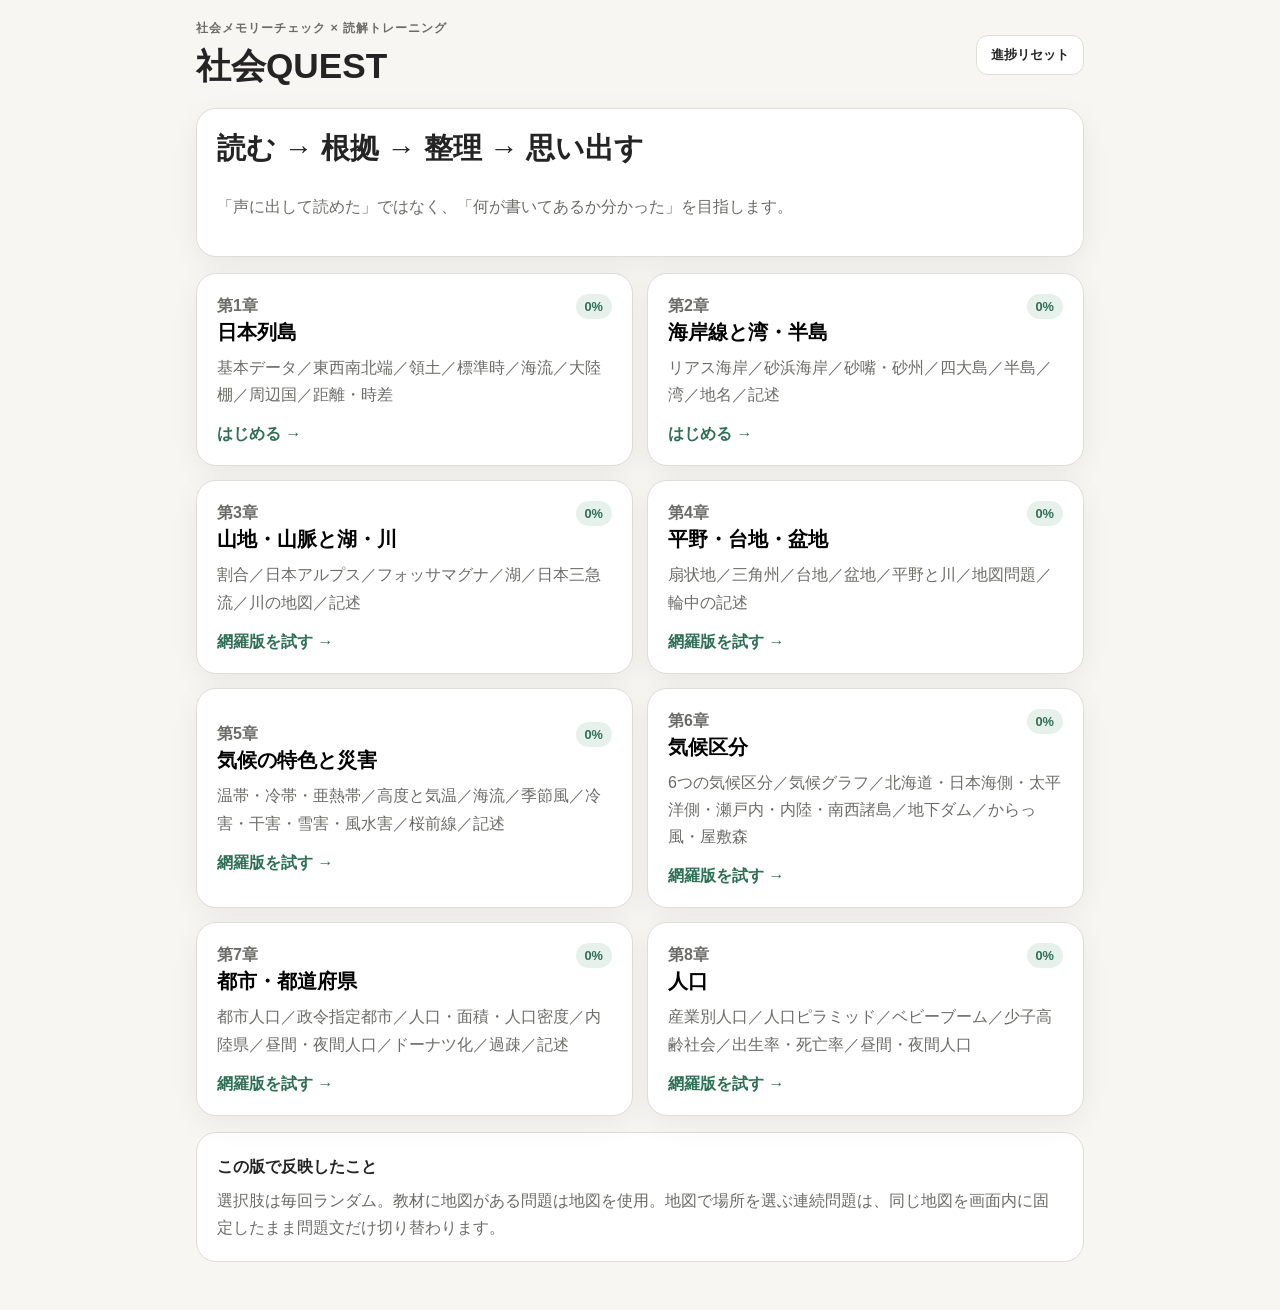
<file: index.html>
<!DOCTYPE html>
<html lang="ja">
<head>
  <meta charset="UTF-8">
  <meta name="viewport" content="width=device-width, initial-scale=1.0, viewport-fit=cover">
  <meta name="theme-color" content="#f7f6f2">
  <title>社会QUEST｜地理編 v12 第8章STEP3修正版</title>
  <link rel="stylesheet" href="style-v12.css">
</head>
<body>
  <main id="app" class="app-shell">
    <header class="site-header">
      <div>
        <p class="eyebrow">社会メモリーチェック × 読解トレーニング</p>
        <h1>社会QUEST</h1>
      </div>
      <button id="resetProgressBtn" class="ghost small">進捗リセット</button>
    </header>

    <section id="homeView">
      <div class="hero card">
        <h2>読む → 根拠 → 整理 → 思い出す</h2>
        <p>「声に出して読めた」ではなく、「何が書いてあるか分かった」を目指します。</p>
      </div>

      <div class="chapter-grid">
        <button class="chapter-card card" data-chapter="1">
          <div class="chapter-top">
            <span class="chapter-no">第1章</span>
            <span id="progress1" class="progress-pill">0%</span>
          </div>
          <h3>日本列島</h3>
          <p>基本データ／東西南北端／領土／標準時／海流／大陸棚／周辺国／距離・時差</p>
          <span class="start-label">はじめる →</span>
        </button>

        <button class="chapter-card card" data-chapter="2">
          <div class="chapter-top">
            <span class="chapter-no">第2章</span>
            <span id="progress2" class="progress-pill">0%</span>
          </div>
          <h3>海岸線と湾・半島</h3>
          <p>リアス海岸／砂浜海岸／砂嘴・砂州／四大島／半島／湾／地名／記述</p>
          <span class="start-label">はじめる →</span>
        </button>

        <button class="chapter-card card" data-chapter="3">
          <div class="chapter-top">
            <span class="chapter-no">第3章</span>
            <span id="progress3" class="progress-pill">0%</span>
          </div>
          <h3>山地・山脈と湖・川</h3>
          <p>割合／日本アルプス／フォッサマグナ／湖／日本三急流／川の地図／記述</p>
          <span class="start-label">網羅版を試す →</span>
        </button>

        <button class="chapter-card card" data-chapter="4">
          <div class="chapter-top"><span class="chapter-no">第4章</span><span id="progress4" class="progress-pill">0%</span></div>
          <h3>平野・台地・盆地</h3>
          <p>扇状地／三角州／台地／盆地／平野と川／地図問題／輪中の記述</p>
          <span class="start-label">網羅版を試す →</span>
        </button>
        <button class="chapter-card card" data-chapter="5">
          <div class="chapter-top"><span class="chapter-no">第5章</span><span id="progress5" class="progress-pill">0%</span></div>
          <h3>気候の特色と災害</h3>
          <p>温帯・冷帯・亜熱帯／高度と気温／海流／季節風／冷害・干害・雪害・風水害／桜前線／記述</p>
          <span class="start-label">網羅版を試す →</span>
        </button>

        <button class="chapter-card card" data-chapter="6">
          <div class="chapter-top"><span class="chapter-no">第6章</span><span id="progress6" class="progress-pill">0%</span></div>
          <h3>気候区分</h3>
          <p>6つの気候区分／気候グラフ／北海道・日本海側・太平洋側・瀬戸内・内陸・南西諸島／地下ダム／からっ風・屋敷森</p>
          <span class="start-label">網羅版を試す →</span>
        </button>

        <button class="chapter-card card" data-chapter="7">
          <div class="chapter-top"><span class="chapter-no">第7章</span><span id="progress7" class="progress-pill">0%</span></div>
          <h3>都市・都道府県</h3>
          <p>都市人口／政令指定都市／人口・面積・人口密度／内陸県／昼間・夜間人口／ドーナツ化／過疎／記述</p>
          <span class="start-label">網羅版を試す →</span>
        </button>

        <button class="chapter-card card" data-chapter="8">
          <div class="chapter-top"><span class="chapter-no">第8章</span><span id="progress8" class="progress-pill">0%</span></div>
          <h3>人口</h3>
          <p>産業別人口／人口ピラミッド／ベビーブーム／少子高齢社会／出生率・死亡率／昼間・夜間人口</p>
          <span class="start-label">網羅版を試す →</span>
        </button>
      </div>

      <div class="rules card subtle">
        <b>この版で反映したこと</b>
        <p>選択肢は毎回ランダム。教材に地図がある問題は地図を使用。地図で場所を選ぶ連続問題は、同じ地図を画面内に固定したまま問題文だけ切り替わります。</p>
      </div>
    </section>

    <section id="gameView" class="hidden">
      <div class="game-head">
        <button id="homeBtn" class="ghost">← 章選択</button>
        <div class="game-title-wrap">
          <div id="chapterLabel" class="eyebrow"></div>
          <h2 id="stepTitle"></h2>
        </div>
      </div>

      <div class="progress-row">
        <div class="progress-track"><div id="progressBar" class="progress-bar"></div></div>
        <span id="stepCounter"></span>
      </div>

      <section class="card lesson-card">
        <div id="stage"></div>
        <div id="feedback" class="feedback hidden" aria-live="polite"></div>
        <button id="nextBtn" class="primary full hidden">次へ</button>
      </section>
    </section>

    <section id="noteView" class="hidden">
      <div class="card">
        <p class="eyebrow">まとめノート</p>
        <h2 id="noteTitle"></h2>
        <p class="muted">紙のノートに書き写してから、見ないで章ボスに挑戦しよう。</p>
        <div id="noteBody" class="note-sheet"></div>
        <button id="toBossBtn" class="primary full">✏️ 書き写した！ 章ボスへ</button>
      </div>
    </section>

    <section id="bossView" class="hidden">
      <div class="card">
        <div class="boss-head">
          <div class="boss-icon">👑</div>
          <div>
            <p class="eyebrow">FINAL</p>
            <h2 id="bossTitle"></h2>
          </div>
        </div>
        <div id="bossStage"></div>
        <div id="bossFeedback" class="feedback hidden"></div>
      </div>
    </section>
  </main>

  <script src="script-v12.js"></script>
</body>
</html>
</file>
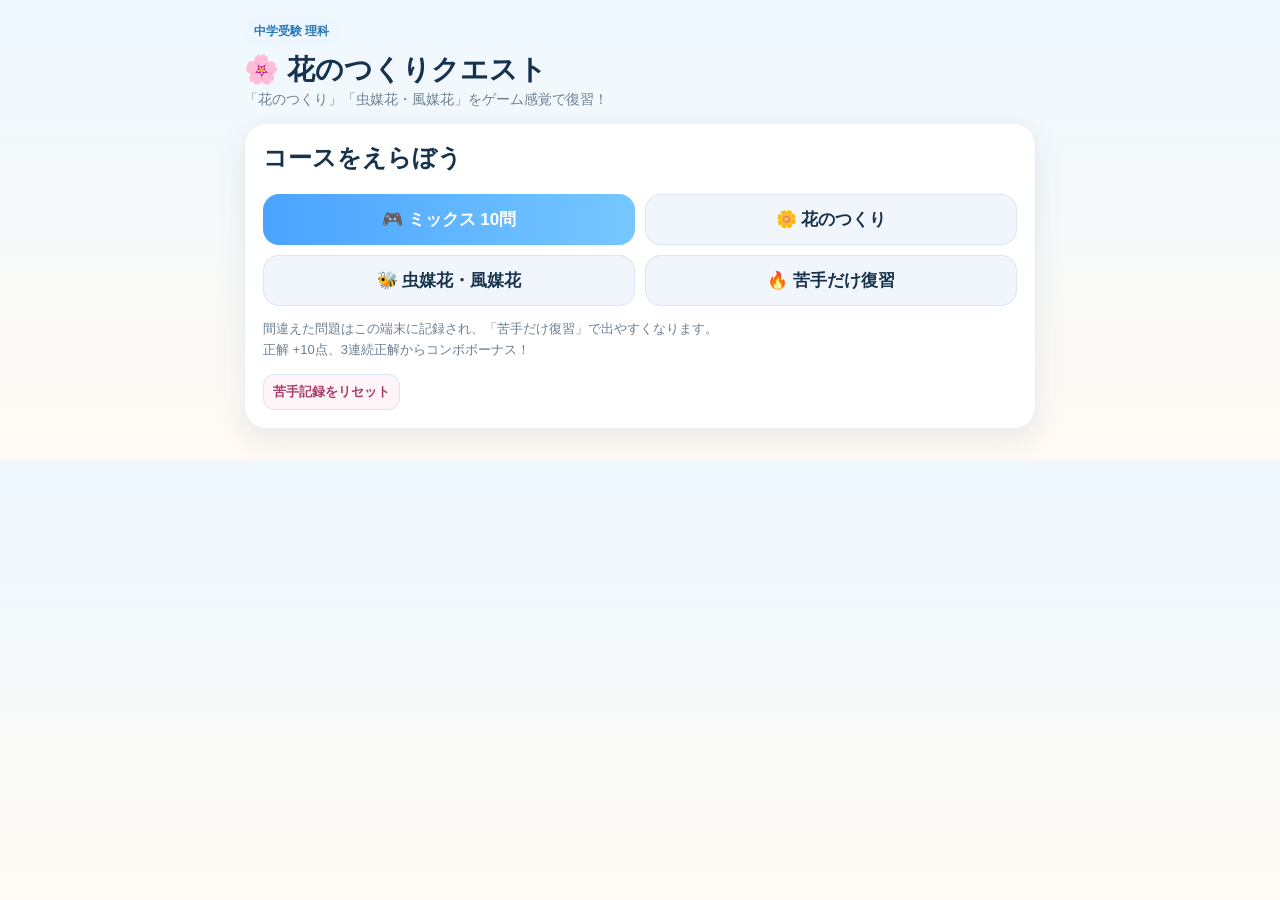
<file: flower_quest.html>
<!doctype html>
<html lang="ja">
<head>
<meta charset="utf-8">
<meta name="viewport" content="width=device-width,initial-scale=1,viewport-fit=cover">
<title>花のつくりクエスト</title>
<style>
:root{
  --bg:#f7fbff; --card:#ffffff; --ink:#17324d; --sub:#6c7f90;
  --accent:#4aa3ff; --accent2:#ff7aa8; --good:#2fb36f; --bad:#e35b5b;
  --gold:#f3b43f;
}
*{box-sizing:border-box}
body{
  margin:0;font-family:-apple-system,BlinkMacSystemFont,"Hiragino Sans","Yu Gothic",Meiryo,sans-serif;
  background:linear-gradient(180deg,#eef8ff,#fffaf3);color:var(--ink);
}
.wrap{max-width:820px;margin:0 auto;padding:18px 14px 32px}
h1{font-size:28px;margin:6px 0 2px}
.sub{color:var(--sub);font-size:14px}
.card{
  background:var(--card);border-radius:22px;padding:18px;margin-top:14px;
  box-shadow:0 10px 28px rgba(49,93,131,.10);border:1px solid #e8f0f6;
}
.topbar{display:grid;grid-template-columns:1fr 1fr 1fr;gap:8px}
.stat{background:#f5f9fc;border-radius:14px;padding:10px;text-align:center;font-weight:700}
.stat small{display:block;color:var(--sub);font-weight:500;font-size:11px}
.progress{height:12px;background:#eaf0f5;border-radius:999px;overflow:hidden;margin:12px 0 2px}
.progress>div{height:100%;background:linear-gradient(90deg,var(--accent),#7dd3fc);width:0%;transition:.25s}
.badge{display:inline-block;padding:5px 10px;border-radius:999px;background:#eef7ff;color:#2877b8;font-weight:700;font-size:12px}
.question{font-size:23px;line-height:1.45;margin:14px 0 16px;font-weight:800}
.answers{display:grid;grid-template-columns:1fr 1fr;gap:10px}
button{
  appearance:none;border:none;border-radius:16px;padding:14px 12px;font-size:17px;font-weight:800;
  background:#f0f6fb;color:var(--ink);box-shadow:inset 0 0 0 1px #dbe8f2;
}
button:active{transform:scale(.98)}
button.choice:hover{background:#e8f4ff}
button.primary{background:linear-gradient(90deg,var(--accent),#76c7ff);color:white;box-shadow:none}
button.secondary{background:#fff4f7;color:#a83d69}
button.good{background:#e8f8ef;color:#137542;box-shadow:inset 0 0 0 2px #7dd6a2}
button.bad{background:#fff0f0;color:#a63d3d;box-shadow:inset 0 0 0 2px #f0a0a0}
.feedback{min-height:58px;margin-top:12px;padding:12px 14px;border-radius:14px;background:#f8fafc;display:none}
.feedback.show{display:block}
.feedback strong{font-size:18px}
.row{display:flex;gap:8px;flex-wrap:wrap;align-items:center}
.start-grid{display:grid;grid-template-columns:1fr 1fr;gap:10px;margin-top:14px}
.note{font-size:13px;color:var(--sub);line-height:1.6}
.hidden{display:none}
.flowerbox{display:flex;justify-content:center;margin:8px 0 4px}
svg{max-width:320px;width:100%;height:auto}
.label{font-size:12px;fill:#17324d;font-weight:700}
.endbig{font-size:34px;text-align:center;margin:8px 0}
.wronglist{margin:8px 0 0;padding-left:20px}
hr{border:none;border-top:1px solid #edf1f5;margin:16px 0}
.smallbtn{font-size:13px;padding:9px 10px;border-radius:12px}
@media (max-width:560px){
  .answers,.start-grid{grid-template-columns:1fr}
  .question{font-size:20px}
  h1{font-size:25px}
}
</style>
</head>
<body>
<div class="wrap">
  <div>
    <div class="badge">中学受験 理科</div>
    <h1>🌸 花のつくりクエスト</h1>
    <div class="sub">「花のつくり」「虫媒花・風媒花」をゲーム感覚で復習！</div>
  </div>

  <section id="start" class="card">
    <h2 style="margin-top:0">コースをえらぼう</h2>
    <div class="start-grid">
      <button class="primary" onclick="startGame('mix')">🎮 ミックス 10問</button>
      <button onclick="startGame('parts')">🌼 花のつくり</button>
      <button onclick="startGame('pollination')">🐝 虫媒花・風媒花</button>
      <button onclick="startGame('review')">🔥 苦手だけ復習</button>
    </div>
    <p class="note">
      間違えた問題はこの端末に記録され、「苦手だけ復習」で出やすくなります。<br>
      正解 +10点、3連続正解からコンボボーナス！
    </p>
    <div class="row">
      <button class="smallbtn secondary" onclick="resetWeak()">苦手記録をリセット</button>
    </div>
  </section>

  <section id="game" class="card hidden">
    <div class="topbar">
      <div class="stat"><small>スコア</small><span id="score">0</span></div>
      <div class="stat"><small>連続正解</small><span id="combo">0</span></div>
      <div class="stat"><small>問題</small><span id="qnum">1/10</span></div>
    </div>
    <div class="progress"><div id="bar"></div></div>
    <div id="tag" class="badge" style="margin-top:12px">花のつくり</div>
    <div id="visual"></div>
    <div id="question" class="question"></div>
    <div id="answers" class="answers"></div>
    <div id="feedback" class="feedback"></div>
    <div class="row" style="justify-content:flex-end;margin-top:10px">
      <button id="nextBtn" class="primary hidden" onclick="nextQuestion()">次へ ▶</button>
    </div>
  </section>

  <section id="end" class="card hidden">
    <div class="endbig" id="rankEmoji">🌷</div>
    <h2 id="endTitle" style="text-align:center">おつかれさま！</h2>
    <p id="endText" style="text-align:center"></p>
    <div id="endWrong"></div>
    <div class="start-grid">
      <button class="primary" onclick="startGame('review')">🔥 間違いだけ再挑戦</button>
      <button onclick="backHome()">🏠 コース選択へ</button>
    </div>
  </section>
</div>

<script>
const Q = [
  {cat:'parts',tag:'花のつくり',q:'めしべの先の、花粉がつく部分を何といいますか？',
   a:['柱頭','子房','やく','がく'],ok:0,exp:'めしべの先端は「柱頭」。ここに花粉がつくと受粉です。'},
  {cat:'parts',tag:'花のつくり',q:'めしべの根元にあり、受粉のあとに実になる部分は？',
   a:['花びら','子房','柱頭','おしべ'],ok:1,exp:'子房は受粉後に成長して実になります。'},
  {cat:'parts',tag:'花のつくり',q:'おしべの先にあり、花粉がつくられる部分は？',
   a:['柱頭','がく','やく','子房'],ok:2,exp:'おしべの先の「やく」で花粉がつくられます。'},
  {cat:'parts',tag:'花のつくり',q:'柱頭に花粉がつくことを何といいますか？',
   a:['発芽','受粉','結実','蒸散'],ok:1,exp:'柱頭に花粉がつくことを「受粉」といいます。'},
  {cat:'parts',tag:'花のつくり',q:'受粉のあと、子房は何になりますか？',
   a:['実','種子','花粉','花びら'],ok:0,exp:'子房は実になります。'},
  {cat:'parts',tag:'花のつくり',q:'受粉のあと、子房の中にある「胚珠」は何になりますか？',
   a:['実','種子','やく','がく'],ok:1,exp:'胚珠は種子になります。'},
  {cat:'parts',tag:'花のつくり',q:'花がつぼみのときに花を包み、花が咲いたあと花全体を支える部分は？',
   a:['花びら','がく','柱頭','やく'],ok:1,exp:'「がく」はつぼみを守り、開花後は花を支えます。'},
  {cat:'parts',tag:'タンポポ',q:'タンポポの種子が飛ぶとき、綿毛になる部分は何ですか？',
   a:['冠毛','柱頭','花びら','胚珠'],ok:0,exp:'タンポポの綿毛になる部分は「冠毛（かんもう）」です。'},
  {cat:'parts',tag:'タンポポ',q:'タンポポの花は、どのようなつくりですか？',
   a:['1つの大きな花だけ','小さな花が集まってできている','花びらがない','必ず1枚の花びらだけ'],ok:1,exp:'タンポポは小さな花がたくさん集まって1つの花のように見えます。'},

  {cat:'pollination',tag:'虫媒花',q:'こん虫によって花粉が運ばれる花を何といいますか？',
   a:['風媒花','虫媒花','裸子植物','単子葉類'],ok:1,exp:'こん虫が花粉を運ぶ花は「虫媒花」です。'},
  {cat:'pollination',tag:'風媒花',q:'風によって花粉が運ばれる花を何といいますか？',
   a:['虫媒花','風媒花','離弁花','合弁花'],ok:1,exp:'風が花粉を運ぶ花は「風媒花」です。'},
  {cat:'pollination',tag:'特徴',q:'花びらが目立ち、においやみつでこん虫を引きよせることが多いのは？',
   a:['虫媒花','風媒花'],ok:0,exp:'こん虫を呼ぶため、虫媒花は花びら・におい・みつが目立つものが多いです。'},
  {cat:'pollination',tag:'特徴',q:'花びらをもたず、においを出さないものが多いのは？',
   a:['虫媒花','風媒花'],ok:1,exp:'風媒花はこん虫を呼ぶ必要がないため、花びらやにおいが目立たないものが多いです。'},
  {cat:'pollination',tag:'花粉',q:'べとべとしていたり、とげのような突起がついていたりする花粉が多いのは？',
   a:['虫媒花','風媒花'],ok:0,exp:'虫の体につきやすくするため、虫媒花の花粉には粘りや突起があるものがあります。'},
  {cat:'pollination',tag:'花粉',q:'軽くて小さい花粉が多いのは？',
   a:['虫媒花','風媒花'],ok:1,exp:'風に乗りやすいように、風媒花の花粉は軽く小さいものが多いです。'},
  {cat:'pollination',tag:'花粉の量',q:'大量の花粉をつくる必要があるのは？',
   a:['虫媒花','風媒花'],ok:1,exp:'風ではどこに飛ぶかわからないため、風媒花は大量の花粉をつくります。'},
  {cat:'pollination',tag:'植物',q:'次のうち、虫媒花はどれ？',
   a:['アブラナ','スギ','マツ','イネ'],ok:0,exp:'アブラナは虫媒花。スギ・マツ・イネは風媒花です。'},
  {cat:'pollination',tag:'植物',q:'次のうち、風媒花はどれ？',
   a:['エンドウ','タンポポ','カボチャ','トウモロコシ'],ok:3,exp:'トウモロコシは風媒花。ほかは虫媒花です。'},
  {cat:'pollination',tag:'植物',q:'次の組み合わせで、どちらも風媒花なのは？',
   a:['マツとスギ','アブラナとイネ','エンドウとヒマワリ','カボチャとタンポポ'],ok:0,exp:'マツとスギはどちらも風媒花です。'},
  {cat:'pollination',tag:'植物',q:'次の組み合わせで、どちらも虫媒花なのは？',
   a:['スギとイネ','マツとトウモロコシ','アブラナとタンポポ','スギとカボチャ'],ok:2,exp:'アブラナとタンポポはどちらも虫媒花です。'}
];

let gameQs=[], idx=0, score=0, combo=0, wrongIds=[], answered=false;

function getWeak(){
  try{return JSON.parse(localStorage.getItem('flowerWeak')||'{}')}catch(e){return {}}
}
function saveWeak(id,delta){
  let w=getWeak(); w[id]=Math.max(0,(w[id]||0)+delta);
  localStorage.setItem('flowerWeak',JSON.stringify(w));
}
function shuffle(arr){ return [...arr].sort(()=>Math.random()-.5); }

function startGame(mode){
  document.getElementById('start').classList.add('hidden');
  document.getElementById('end').classList.add('hidden');
  document.getElementById('game').classList.remove('hidden');
  idx=0;score=0;combo=0;wrongIds=[];
  let ids=Q.map((_,i)=>i);

  if(mode==='parts') ids=ids.filter(i=>Q[i].cat==='parts');
  else if(mode==='pollination') ids=ids.filter(i=>Q[i].cat==='pollination');
  else if(mode==='review'){
    const w=getWeak();
    const weak=ids.filter(i=>(w[i]||0)>0);
    if(weak.length){
      let weighted=[];
      weak.forEach(i=>{for(let n=0;n<Math.min(4,w[i]);n++)weighted.push(i)});
      ids=shuffle(weighted).slice(0,10);
    } else {
      ids=shuffle(ids).slice(0,10);
    }
  } else {
    ids=shuffle(ids).slice(0,10);
  }
  gameQs=ids;
  render();
}

function render(){
  answered=false;
  document.getElementById('nextBtn').classList.add('hidden');
  const f=document.getElementById('feedback'); f.className='feedback'; f.innerHTML='';
  document.getElementById('score').textContent=score;
  document.getElementById('combo').textContent=combo;
  document.getElementById('qnum').textContent=(idx+1)+'/'+gameQs.length;
  document.getElementById('bar').style.width=(idx/gameQs.length*100)+'%';

  const id=gameQs[idx], q=Q[id];
  document.getElementById('tag').textContent=q.tag;
  document.getElementById('question').textContent=q.q;
  document.getElementById('visual').innerHTML = (q.cat==='parts' && idx%3===0) ? flowerSvg() : '';

  const a=document.getElementById('answers'); a.innerHTML='';
  q.a.forEach((txt,i)=>{
    const b=document.createElement('button');
    b.className='choice'; b.textContent=txt;
    b.onclick=()=>answer(i,b);
    a.appendChild(b);
  });
}

function answer(choice,btn){
  if(answered)return;
  answered=true;
  const id=gameQs[idx], q=Q[id];
  const buttons=[...document.querySelectorAll('.choice')];
  buttons[q.ok].classList.add('good');
  let fb=document.getElementById('feedback');
  if(choice===q.ok){
    combo++;
    const bonus=combo>=3 ? 5 : 0;
    score += 10+bonus;
    saveWeak(id,-1);
    fb.innerHTML='<strong>⭕ 正解！</strong>'+(bonus? ' コンボ +5点！':'')+'<br>'+q.exp;
  }else{
    btn.classList.add('bad');
    combo=0; wrongIds.push(id); saveWeak(id,1);
    fb.innerHTML='<strong>❌ おしい！</strong><br>'+q.exp;
  }
  fb.classList.add('show');
  document.getElementById('score').textContent=score;
  document.getElementById('combo').textContent=combo;
  document.getElementById('nextBtn').classList.remove('hidden');
}

function nextQuestion(){
  idx++;
  if(idx>=gameQs.length) finish();
  else render();
}

function finish(){
  document.getElementById('game').classList.add('hidden');
  document.getElementById('end').classList.remove('hidden');
  const max=gameQs.length*10;
  let rate=score/max;
  let emoji='🌱', title='もう一回でぐんと伸びる！';
  if(rate>=.9){emoji='👑';title='植物マスター！'}
  else if(rate>=.7){emoji='🌷';title='花の博士まであと少し！'}
  document.getElementById('rankEmoji').textContent=emoji;
  document.getElementById('endTitle').textContent=title;
  document.getElementById('endText').textContent='スコア '+score+'点 ／ 基本点 '+max+'点（コンボボーナスあり）';

  const box=document.getElementById('endWrong');
  const uniq=[...new Set(wrongIds)];
  if(!uniq.length){
    box.innerHTML='<div class="feedback show"><strong>🎉 全問正解！</strong><br>苦手記録も少しずつ減っています。</div>';
  }else{
    box.innerHTML='<hr><strong>今回の復習ポイント</strong><ul class="wronglist">'+
      uniq.map(i=>'<li>'+Q[i].q+'<br><span class="note">'+Q[i].exp+'</span></li>').join('')+'</ul>';
  }
}

function backHome(){
  document.getElementById('end').classList.add('hidden');
  document.getElementById('game').classList.add('hidden');
  document.getElementById('start').classList.remove('hidden');
}

function resetWeak(){
  localStorage.removeItem('flowerWeak');
  alert('苦手記録をリセットしました。');
}

function flowerSvg(){
  return `
  <div class="flowerbox">
  <svg viewBox="0 0 320 210" aria-label="花の模式図">
    <ellipse cx="95" cy="90" rx="58" ry="32" fill="#ffdbe8" transform="rotate(-25 95 90)"/>
    <ellipse cx="225" cy="90" rx="58" ry="32" fill="#ffdbe8" transform="rotate(25 225 90)"/>
    <ellipse cx="125" cy="48" rx="48" ry="27" fill="#ffe6ef" transform="rotate(18 125 48)"/>
    <ellipse cx="195" cy="48" rx="48" ry="27" fill="#ffe6ef" transform="rotate(-18 195 48)"/>
    <path d="M160 55 L160 155" stroke="#4b7d4a" stroke-width="7"/>
    <ellipse cx="160" cy="53" rx="15" ry="9" fill="#f4c75a"/>
    <path d="M145 155 Q160 175 175 155 Z" fill="#7bc67b"/>
    <line x1="125" y1="80" x2="115" y2="145" stroke="#577a46" stroke-width="4"/>
    <ellipse cx="123" cy="78" rx="9" ry="5" fill="#f0b44f"/>
    <line x1="195" y1="80" x2="205" y2="145" stroke="#577a46" stroke-width="4"/>
    <ellipse cx="197" cy="78" rx="9" ry="5" fill="#f0b44f"/>
    <line x1="105" y1="103" x2="95" y2="145" stroke="#577a46" stroke-width="4"/>
    <ellipse cx="104" cy="101" rx="9" ry="5" fill="#f0b44f"/>
    <line x1="215" y1="103" x2="225" y2="145" stroke="#577a46" stroke-width="4"/>
    <ellipse cx="216" cy="101" rx="9" ry="5" fill="#f0b44f"/>
    <text x="176" y="54" class="label">柱頭</text>
    <text x="180" y="164" class="label">子房</text>
    <text x="227" y="83" class="label">やく</text>
  </svg>
  </div>`;
}
</script>
</body>
</html>
</file>
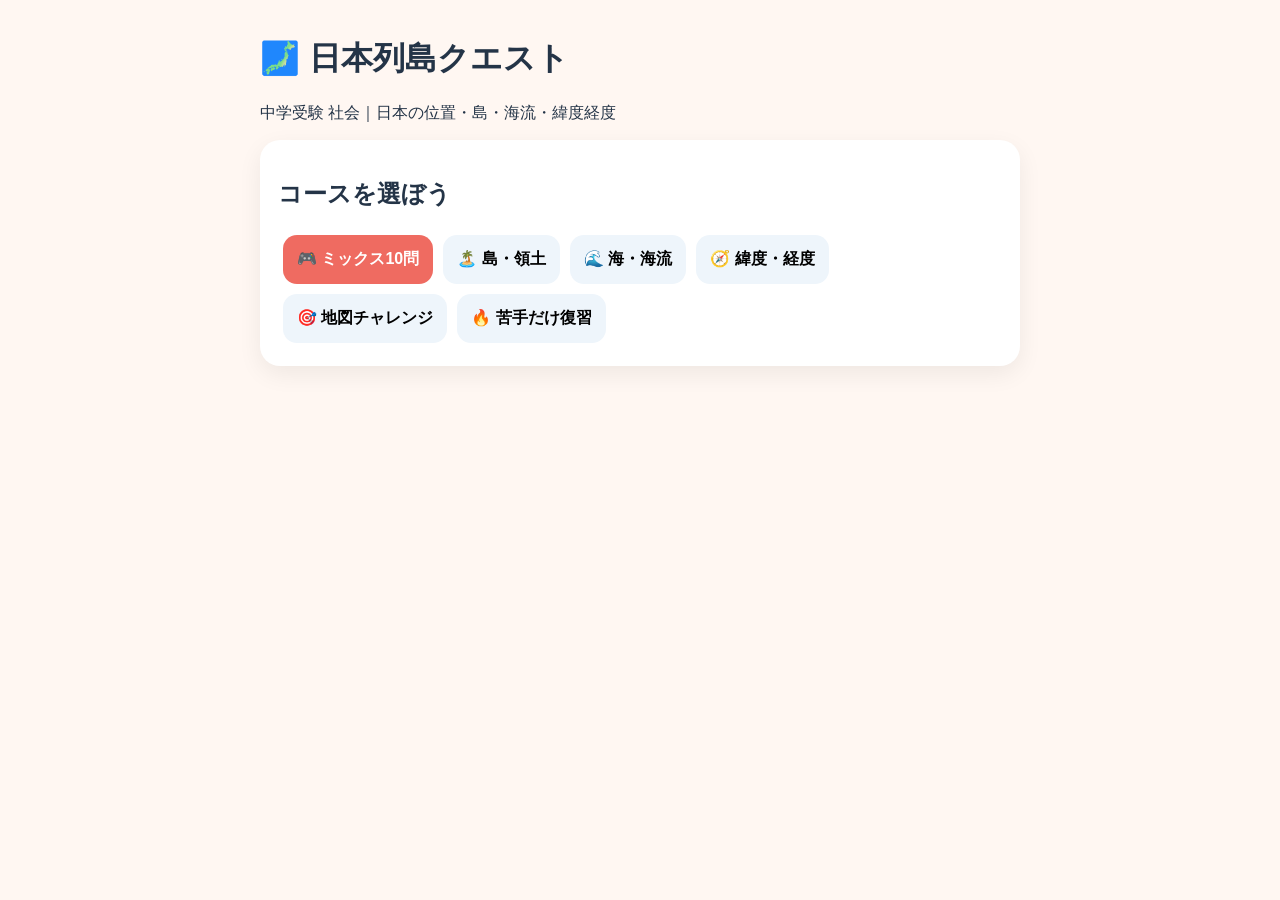
<file: japan_rettou_quest.html>
<!doctype html><html lang="ja"><head><meta charset="utf-8"><meta name="viewport" content="width=device-width,initial-scale=1"><title>日本列島クエスト</title>
<style>body{font-family:-apple-system,"Yu Gothic",sans-serif;background:#fff7f2;color:#243447;margin:0}.w{max-width:760px;margin:auto;padding:16px}.c{background:white;padding:18px;border-radius:20px;margin:14px 0;box-shadow:0 8px 25px #0001}button{padding:14px;border:0;border-radius:14px;font-weight:bold;font-size:16px;margin:5px;background:#eef5fb}.p{background:#ef6b61;color:white}.hide{display:none}.ans{display:grid;grid-template-columns:1fr 1fr}.ok{background:#dff6e9}.ng{background:#ffe6e6}.q{font-size:21px;font-weight:bold;line-height:1.5}.map{height:280px;background:#e6f6ff;border-radius:16px;position:relative;margin:10px}.m{position:absolute;border-radius:50%;background:white;border:3px solid #ef6b61;width:42px;height:42px}.fb{padding:12px;background:#f6f8fa;border-radius:12px;margin-top:10px}</style></head>
<body><div class="w"><h1>🗾 日本列島クエスト</h1><p>中学受験 社会｜日本の位置・島・海流・緯度経度</p>
<div id="home" class="c"><h2>コースを選ぼう</h2><button class="p" onclick="start('all')">🎮 ミックス10問</button><button onclick="start('island')">🏝️ 島・領土</button><button onclick="start('sea')">🌊 海・海流</button><button onclick="start('geo')">🧭 緯度・経度</button><button onclick="start('map')">🎯 地図チャレンジ</button><button onclick="start('review')">🔥 苦手だけ復習</button></div>
<div id="game" class="c hide"><b id="status"></b><div id="q" class="q"></div><div id="special"></div><div id="a" class="ans"></div><div id="fb"></div><button id="next" class="p hide" onclick="nxt()">次へ ▶</button></div>
<div id="end" class="c hide"><h2 id="result"></h2><div id="wrong"></div><button class="p" onclick="start('review')">🔥 苦手に再挑戦</button><button onclick="location.reload()">🏠 戻る</button></div></div>
<script>
const Q=[
['island','日本の面積はおよそ何万km²？',['約18万','約28万','約38万','約58万'],2,'日本の面積は約37.8万km²です。'],
['island','日本で最も面積が大きい島は？',['北海道','本州','四国','九州'],1,'日本最大の島は本州です。'],
['island','北方領土に含まれないものは？',['択捉島','国後島','色丹島','竹島'],3,'北方領土は択捉島・国後島・色丹島・歯舞群島です。'],
['island','日本の最北端は？',['択捉島','宗谷岬','南鳥島','与那国島'],0,'日本の最北端は択捉島です。'],
['island','日本の最南端は？',['沖ノ鳥島','南鳥島','与那国島','石垣島'],0,'最南端は沖ノ鳥島です。'],
['island','日本の最東端は？',['南鳥島','択捉島','沖ノ鳥島','与那国島'],0,'最東端は南鳥島です。'],
['island','日本の最西端は？',['対馬','与那国島','西表島','沖ノ鳥島'],1,'最西端は与那国島です。'],
['sea','太平洋側を北上する暖流は？',['親潮','黒潮','リマン海流','千島海流'],1,'黒潮（日本海流）は暖流です。'],
['sea','日本海を北上する暖流は？',['対馬海流','親潮','リマン海流','黒潮'],0,'対馬海流は日本海を北上します。'],
['sea','北海道・東北の太平洋側へ南下する寒流は？',['黒潮','対馬海流','親潮','赤道海流'],2,'親潮（千島海流）は寒流です。'],
['sea','日本海を南下する寒流は？',['リマン海流','黒潮','対馬海流','親潮'],0,'リマン海流は寒流です。'],
['sea','暖流と寒流が出会う海域は？',['大陸棚','潮目','海溝','干潟'],1,'暖流と寒流が出会うところを潮目といいます。'],
['sea','九州の西側に広がる海は？',['オホーツク海','東シナ海','日本海','瀬戸内海'],1,'九州の西側には東シナ海が広がります。'],
['sea','浅くなだらかな海底を何という？',['海溝','潮目','大陸棚','海嶺'],2,'浅くなだらかな海底を大陸棚といいます。'],
['geo','日本の標準時子午線は東経何度？',['120度','130度','135度','140度'],2,'東経135度です。'],
['geo','標準時子午線が通る兵庫県の市は？',['神戸市','明石市','姫路市','西宮市'],1,'兵庫県明石市を通ります。'],
['geo','経度15度の差で生じる時差は？',['30分','1時間','2時間','3時間'],1,'地球は24時間で360度回るので15度で1時間です。'],
['geo','緯度1度の距離はおよそ何km？',['11km','55km','111km','185km'],2,'緯度1度は約111kmです。'],
['geo','1海里はおよそ何m？',['111m','1000m','1852m','4000m'],2,'1海里は約1852mです。']
];
let ids=[],i=0,s=0,combo=0,bad=[],done=false;
function W(){try{return JSON.parse(localStorage.japanWeak||'{}')}catch(e){return {}}}
function mark(x,d){let w=W();w[x]=Math.max(0,(w[x]||0)+d);localStorage.japanWeak=JSON.stringify(w)}
function start(c){document.querySelector('#home').classList.add('hide');document.querySelector('#end').classList.add('hide');document.querySelector('#game').classList.remove('hide');i=s=combo=0;bad=[];let z=Q.map((_,j)=>j);if(c==='review'){let w=W();z=z.filter(j=>w[j]>0);if(!z.length)z=Q.map((_,j)=>j)}else if(c!=='all'&&c!=='map')z=z.filter(j=>Q[j][0]===c);z.sort(()=>Math.random()-.5);ids=z.slice(0,c==='all'?10:z.length);render()}
function render(){done=false;let x=ids[i],q=Q[x];status.textContent=`問題 ${i+1}/${ids.length}　スコア ${s}　連続 ${combo}`;document.querySelector('#q').textContent=q[1];a.innerHTML='';special.innerHTML='';fb.innerHTML='';next.classList.add('hide');q[2].forEach((v,k)=>{let b=document.createElement('button');b.textContent=v;b.onclick=()=>answer(k,b);a.appendChild(b)})}
function answer(k,b){if(done)return;done=true;let x=ids[i],q=Q[x],bs=[...a.children];bs[q[3]].classList.add('ok');if(k===q[3]){combo++;s+=10+(combo>=3?5:0);mark(x,-1);fb.innerHTML='<div class="fb">⭕ 正解！<br>'+q[4]+'</div>'}else{b.classList.add('ng');combo=0;bad.push(x);mark(x,1);fb.innerHTML='<div class="fb">❌ 復習ポイント！<br>'+q[4]+'</div>'}next.classList.remove('hide')}
function nxt(){i++;if(i<ids.length)render();else finish()}
function finish(){game.classList.add('hide');end.classList.remove('hide');result.textContent=`🗾 ${s}点！`;let u=[...new Set(bad)];wrong.innerHTML=u.length?'<h3>今回の復習</h3>'+u.map(x=>'<p>・'+Q[x][1]+'<br><small>'+Q[x][4]+'</small></p>').join(''):'<p>🎉 全問正解！</p>'}
</script></body></html>
</file>
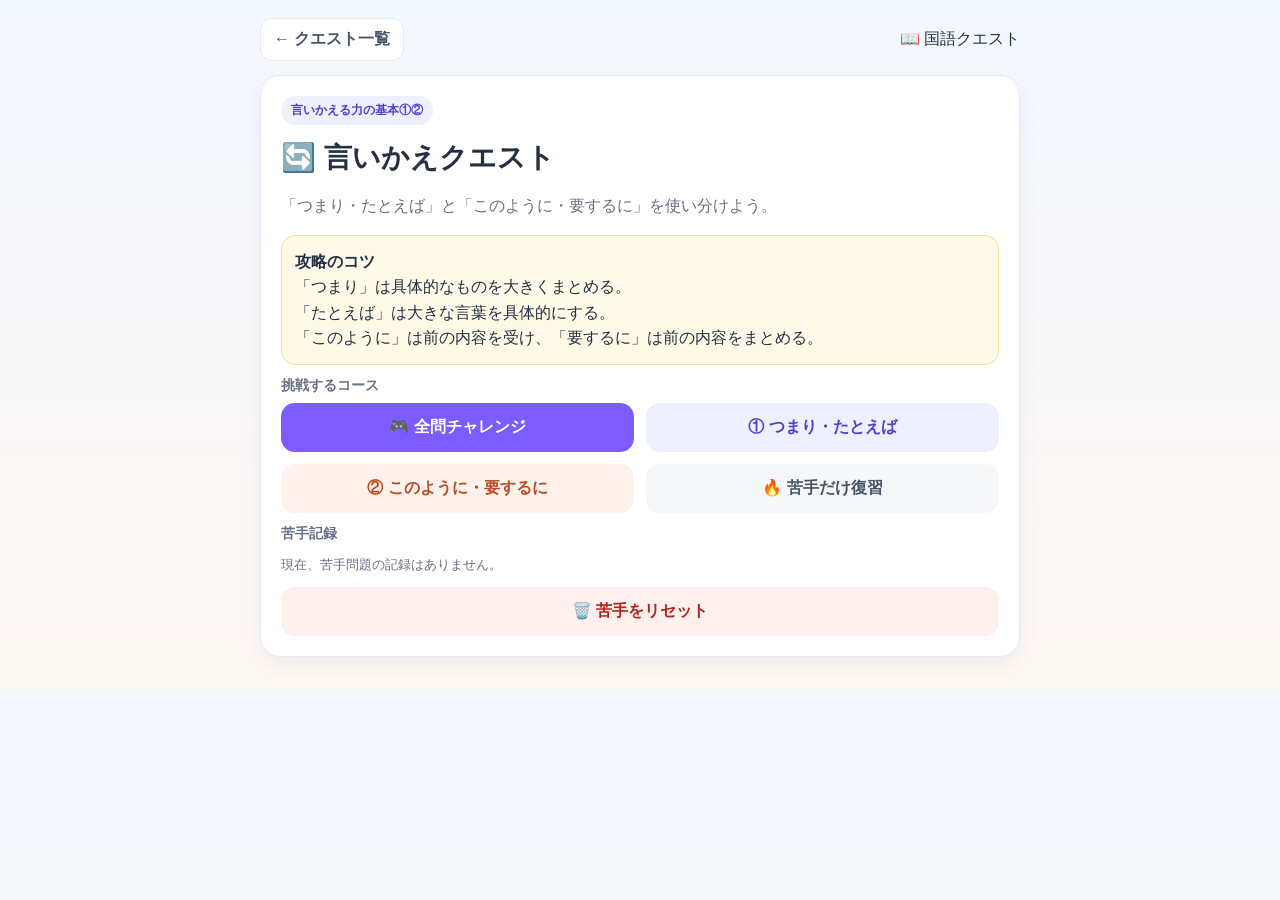
<file: kokugo_iikae_basic.html>
<!doctype html>
<html lang="ja">
<head>
<meta charset="utf-8">
<meta name="viewport" content="width=device-width, initial-scale=1">
<title>言いかえる力の基本①②</title>
<style>
body{margin:0;font-family:-apple-system,BlinkMacSystemFont,"Helvetica Neue","Yu Gothic",Meiryo,sans-serif;background:linear-gradient(180deg,#f3f7ff,#fff9f4);color:#243043}
.wrap{max-width:760px;margin:auto;padding:18px}
.top{display:flex;justify-content:space-between;align-items:center;gap:10px;margin-bottom:12px}
.back{display:inline-block;text-decoration:none;color:#475467;background:#fff;border:1px solid #e6eaf0;padding:10px 13px;border-radius:12px;font-weight:700}
.card{background:#fff;border:1px solid #e6eaf0;border-radius:20px;padding:20px;box-shadow:0 8px 24px rgba(36,48,67,.07);margin:14px 0}
h1{font-size:28px;margin:4px 0 8px} h2{font-size:21px;margin:0 0 10px}.sub{color:#667085;line-height:1.6}
.grid{display:grid;grid-template-columns:1fr 1fr;gap:12px}@media(max-width:560px){.grid{grid-template-columns:1fr}}
button{width:100%;border:0;border-radius:14px;padding:14px 15px;font-size:16px;font-weight:800;cursor:pointer}
.primary{background:#7c5cff;color:#fff}.secondary{background:#eef0ff;color:#4d3fd0}.warm{background:#fff1eb;color:#b94b25}.ghost{background:#f6f7f9;color:#475467}.danger{background:#fff0f0;color:#b42318}
.choice{text-align:left;background:#fff;border:2px solid #e6eaf0;color:#243043;margin:9px 0}.choice.correct{border-color:#18a558;background:#effaf3}.choice.wrong{border-color:#d94b4b;background:#fff1f1}
.badge{display:inline-block;background:#eef0ff;color:#4d3fd0;padding:6px 10px;border-radius:999px;font-size:12px;font-weight:800;margin-bottom:10px}
.stats{display:flex;gap:8px;flex-wrap:wrap;margin:8px 0 16px}.pill{background:#f7f8fa;border:1px solid #e6eaf0;border-radius:999px;padding:7px 10px;font-size:13px;font-weight:800}
.question{font-size:21px;line-height:1.65;font-weight:800;margin:8px 0 14px}.promptbox{background:#f8faff;border-left:6px solid #7c5cff;padding:14px;border-radius:12px;margin:10px 0 16px;line-height:1.7}
.feedback{margin-top:14px;padding:14px;border-radius:14px;line-height:1.65;background:#f7f8fa;display:none}.feedback.good{display:block;background:#effaf3;color:#166534}.feedback.bad{display:block;background:#fff1f1;color:#9b1c1c}
.next{margin-top:14px;display:none}.small{font-size:13px;color:#667085}.progress{height:9px;background:#edf0f4;border-radius:999px;overflow:hidden;margin:8px 0 14px}.bar{height:100%;width:0;background:linear-gradient(90deg,#7c5cff,#ff8a65)}
.result{text-align:center}.big{font-size:44px;font-weight:900;margin:8px 0}.hide{display:none!important}.section-title{font-size:14px;color:#667085;font-weight:900;margin:12px 0 8px}
.note{background:#fff9e8;border:1px solid #f3df9b;border-radius:14px;padding:13px;line-height:1.6}
</style>
</head>
<body><div class="wrap">
<div class="top"><a class="back" href="index.html">← クエスト一覧</a><div>📖 国語クエスト</div></div>

<section id="home" class="card">
<div class="badge">言いかえる力の基本①②</div>
<h1>🔄 言いかえクエスト</h1>
<p class="sub">「つまり・たとえば」と「このように・要するに」を使い分けよう。</p>
<div class="note"><b>攻略のコツ</b><br>「つまり」は具体的なものを大きくまとめる。<br>「たとえば」は大きな言葉を具体的にする。<br>「このように」は前の内容を受け、「要するに」は前の内容をまとめる。</div>
<div class="section-title">挑戦するコース</div>
<div class="grid">
<button class="primary" onclick="startGame('all')">🎮 全問チャレンジ</button>
<button class="secondary" onclick="startGame('basic')">① つまり・たとえば</button>
<button class="warm" onclick="startGame('connect')">② このように・要するに</button>
<button class="ghost" onclick="startGame('weak')">🔥 苦手だけ復習</button>
</div>
<div class="section-title">苦手記録</div>
<p id="weakInfo" class="small"></p>
<button class="danger" onclick="resetWeak()">🗑️ 苦手をリセット</button>
</section>

<section id="game" class="card hide">
<div id="stageBadge" class="badge"></div>
<div class="stats"><span class="pill">問題 <span id="qnum">1</span>/<span id="qtotal">1</span></span><span class="pill">正解 <span id="score">0</span></span><span class="pill">連続 <span id="streak">0</span>🔥</span></div>
<div class="progress"><div id="bar" class="bar"></div></div>
<div id="prompt" class="promptbox"></div>
<div id="question" class="question"></div>
<div id="choices"></div>
<div id="feedback" class="feedback"></div>
<button id="nextBtn" class="primary next" onclick="nextQuestion()">次の問題へ →</button>
</section>

<section id="end" class="card hide result">
<div class="badge">RESULT</div><h2>クエスト結果</h2>
<div id="resultEmoji" class="big">🎉</div><div id="resultText" class="big"></div><p id="resultSub" class="sub"></p>
<div class="grid"><button class="primary" onclick="goHome()">もう一度</button><button class="ghost" onclick="startGame('weak')">🔥 苦手だけ復習</button></div>
</section>
</div>

<script>
const QUESTIONS=[
{id:"b01",g:"basic",t:"つまり",p:"サクラ、ヒマワリ、タンポポ",q:"「つまり」でまとめると？",c:["植物","春","黄色いもの","公園"],a:0,e:"3つに共通する、より大きな仲間は「植物」です。"},
{id:"b02",g:"basic",t:"つまり",p:"電車、バス、タクシー",q:"「つまり」でまとめると？",c:["乗り物","道路","駅","旅行"],a:0,e:"3つとも人を運ぶ「乗り物」の具体例です。"},
{id:"b03",g:"basic",t:"つまり",p:"雨、雪、あられ",q:"「つまり」でまとめると？",c:["天気に関係するもの","冬だけのもの","白いもの","雲"],a:0,e:"雨・雪・あられをまとめると、天気に関係する現象として捉えられます。"},
{id:"b04",g:"basic",t:"たとえば",p:"楽器",q:"「たとえば」に続くものとして最も適切なのは？",c:["ピアノ","教室","音楽会","歌"],a:0,e:"「楽器」という大きな仲間の具体例が「ピアノ」です。"},
{id:"b05",g:"basic",t:"たとえば",p:"昆虫",q:"「たとえば」に続くものとして最も適切なのは？",c:["カブトムシ","カエル","スズメ","金魚"],a:0,e:"カブトムシは「昆虫」という仲間の具体例です。"},
{id:"b06",g:"basic",t:"たとえば",p:"文房具",q:"「たとえば」に続くものとして最も適切なのは？",c:["消しゴム","机","教室","宿題"],a:0,e:"消しゴムは文房具の具体例です。"},
{id:"b07",g:"basic",t:"つまり",p:"ノートに予定を書く。時計で時間を確認する。忘れ物がないか確かめる。",q:"「つまり」でまとめると？",c:["準備をしている","勉強している","遊んでいる","買い物をしている"],a:0,e:"3つの行動に共通しているのは、これからの行動に向けて「準備をしている」ことです。"},
{id:"b08",g:"basic",t:"たとえば",p:"健康のために体を動かす",q:"具体例として最も適切なのは？",c:["毎朝20分歩く","夜更かしする","テレビを見る","本を机に置く"],a:0,e:"「体を動かす」という内容を具体的な行動にしたものです。"},
{id:"b09",g:"basic",t:"つまり",p:"犬、猫、ハムスター",q:"「つまり」でまとめると？",c:["ペットとして飼われる動物","野生動物","鳥類","水中の生き物"],a:0,e:"3つはいずれも家庭でペットとして飼われる代表的な動物です。"},
{id:"b10",g:"basic",t:"たとえば",p:"季節の行事",q:"具体例として最も適切なのは？",c:["節分","鉛筆","信号","冷蔵庫"],a:0,e:"節分は季節と結びついた行事の具体例です。"},
{id:"c01",g:"connect",t:"このように",p:"朝は自分で起き、使った布団を整え、朝食後の食器も片づけた。",q:"続けるならどれが自然？",c:["このように、身の回りのことを自分でする習慣がついてきた。","要するに、朝の仕事をすべて終えたということだ。","このように、朝食後の片づけを大切にしている。","要するに、自分で起きる習慣だけが身についた。"],a:0,e:"前に並んだ具体的な行動全体を受けて述べているので「このように」が自然です。"},
{id:"c02",g:"connect",t:"要するに",p:"この店は駅から近く、値段も手ごろで、店員の対応もよい。",q:"最後にまとめるなら？",c:["要するに、利用しやすい店だ。","このように、駅の近くには便利な店が多い。","要するに、値段の安さがこの店の最大の特徴だ。","このように、店員の対応によって店の印象が決まる。"],a:0,e:"前に挙げた複数の特徴を一言でまとめているので「要するに」が適切です。"},
{id:"c03",g:"connect",t:"このように",p:"春には花が咲き、夏には木々の葉が濃くなり、秋には紅葉する。",q:"後ろに続く文として最も自然なのは？",c:["このように、季節によって自然の姿は変わる。","要するに、春と秋には自然の変化が特に大きい。","このように、花や木の葉は季節ごとに同じ姿を見せる。","要するに、自然の変化は植物だけに起こるものである。"],a:0,e:"前の具体例全体を受けて一般的な内容を述べています。"},
{id:"c04",g:"connect",t:"要するに",p:"説明書を読み、必要な道具をそろえ、作業の順番を確認した。",q:"最後にまとめるなら？",c:["要するに、作業前の準備をした。","このように、説明書を読むことが作業の中心である。","要するに、必要な道具をそろえることが最も重要だ。","このように、作業の順番を確認することだけを行った。"],a:0,e:"複数の行動を「作業前の準備」と一つにまとめています。"},
{id:"c05",g:"connect",t:"このように",p:"図書館では大声で話さず、本を元の場所に戻し、走り回らない。",q:"続く文として最も自然なのは？",c:["このように、みんなが気持ちよく使えるようにルールがある。","要するに、本はすべて同じ内容だ。","たとえば、図書館は海の中にある。","つまり、走ることだけが読書だ。"],a:0,e:"前に挙げた具体的なルールを受け、共通する目的を説明しています。"},
{id:"c06",g:"connect",t:"要するに",p:"気温が低く、冷たい風が強く、池には氷が張っている。",q:"一言でまとめるなら？",c:["要するに、とても寒い。","このように、冷たい風が目立つ一日だった。","要するに、池に氷が張るほど気温が下がっていた。","このように、冬らしい様子のうち風だけが強かった。"],a:0,e:"複数の様子から共通する状態を「とても寒い」とまとめています。"},
{id:"c07",g:"connect",t:"このように",p:"クラスで係を分担し、困った人がいれば手伝い、使った場所はみんなで片づける。",q:"後ろに続く文として最も自然なのは？",c:["このように、協力することで集団の生活は進めやすくなる。","要するに、一人だけで全部する。","たとえば、協力とは眠ることだ。","しかし、係は食べ物である。"],a:0,e:"前の具体例を受けて、協力することの意味を述べています。"},
{id:"c08",g:"connect",t:"要するに",p:"漢字を毎日少しずつ練習し、間違えた字だけ翌日にもう一度書き、週末にまとめて確認した。",q:"最後にまとめるなら？",c:["要するに、くり返して復習した。","このように、漢字は数字になった。","たとえば、週末は月曜日だ。","つまり、練習は一度だけでよい。"],a:0,e:"複数の学習行動を「くり返して復習した」とまとめています。"},
{id:"c09",g:"connect",t:"このように",p:"水筒を持参し、必要のない照明は消し、紙は両面を使った。",q:"続く文として最も自然なのは？",c:["このように、身近なところから資源を大切にできる。","要するに、水筒は電気である。","たとえば、紙は飲み物である。","しかし、照明は植物である。"],a:0,e:"前の具体的な行動を受け、資源を大切にするという共通点を示しています。"},
{id:"c10",g:"connect",t:"要するに",p:"話す人の方を見て、途中で口をはさまず、最後まで聞いてから質問した。",q:"一言でまとめるなら？",c:["要するに、相手の話を丁寧に聞いた。","このように、質問は話さないことだ。","たとえば、途中は最後である。","つまり、見ることは眠ることだ。"],a:0,e:"複数の行動に共通するのは「相手の話を丁寧に聞く」姿勢です。"}
];

const KEY="kokugo_iikae_basic_weak";
let order=[],pos=0,score=0,streak=0,answered=false;

function loadWeak(){try{return JSON.parse(localStorage.getItem(KEY)||"[]")}catch(e){return[]}}
function saveWeak(a){localStorage.setItem(KEY,JSON.stringify([...new Set(a)]))}
function addWeak(id){const a=loadWeak();if(!a.includes(id)){a.push(id);saveWeak(a)}updateWeakInfo()}
function removeWeak(id){saveWeak(loadWeak().filter(x=>x!==id));updateWeakInfo()}
function resetWeak(){localStorage.removeItem(KEY);updateWeakInfo();alert("苦手記録をリセットしました。")}
function updateWeakInfo(){const n=loadWeak().length;document.getElementById("weakInfo").textContent=n===0?"現在、苦手問題の記録はありません。":`苦手問題は ${n} 問あります。`}
function shuffled(a){return [...a].sort(()=>Math.random()-.5)}

function startGame(m){
 let pool=m==="basic"?QUESTIONS.filter(q=>q.g==="basic"):m==="connect"?QUESTIONS.filter(q=>q.g==="connect"):m==="weak"?QUESTIONS.filter(q=>loadWeak().includes(q.id)):QUESTIONS;
 if(m==="weak"&&pool.length===0){alert("苦手問題はまだありません。まず通常コースに挑戦しよう！");return}
 order=shuffled(pool);pos=0;score=0;streak=0;
 home.classList.add("hide");end.classList.add("hide");game.classList.remove("hide");showQuestion()
}
let currentChoices=[];

function showQuestion(){
 answered=false;const q=order[pos];
 stageBadge.textContent=q.g==="basic"?`① ${q.t}`:`② ${q.t}`;
 qnum.textContent=pos+1;qtotal.textContent=order.length;scoreEl.textContent=score;streakEl.textContent=streak;bar.style.width=`${pos/order.length*100}%`;
 prompt.textContent=q.p;question.textContent=q.q;choices.innerHTML="";
 currentChoices=q.c.map((x,i)=>({text:x,correct:i===q.a})).sort(()=>Math.random()-.5);
 currentChoices.forEach((item,i)=>{const b=document.createElement("button");b.className="choice";b.textContent=item.text;b.onclick=()=>answer(i,b);choices.appendChild(b)});
 feedback.className="feedback";feedback.textContent="";nextBtn.style.display="none"
}
function answer(i,btn){
 if(answered)return;answered=true;const q=order[pos];const bs=[...document.querySelectorAll(".choice")];
 bs.forEach((b,j)=>{b.disabled=true;if(currentChoices[j].correct)b.classList.add("correct")});
 if(currentChoices[i].correct){score++;streak++;removeWeak(q.id);feedback.className="feedback good";feedback.innerHTML=`✅ 正解！<br>${q.e}`}
 else{streak=0;addWeak(q.id);btn.classList.add("wrong");feedback.className="feedback bad";feedback.innerHTML=`❌ おしい！<br>${q.e}`}
 scoreEl.textContent=score;streakEl.textContent=streak;nextBtn.style.display="block"
}
function nextQuestion(){pos++;if(pos>=order.length){finish()}else showQuestion()}
function finish(){
 game.classList.add("hide");end.classList.remove("hide");const pct=Math.round(score/order.length*100);
 resultText.textContent=`${score} / ${order.length}`;resultEmoji.textContent=pct===100?"🏆":pct>=80?"🎉":pct>=60?"👍":"🔥";
 resultSub.textContent=pct===100?"完全クリア！言いかえ名人！":pct>=80?"かなり身についています。苦手だけ復習して仕上げよう！":pct>=60?"あと一歩。間違えた問題をもう一度！":"ここから伸びます。苦手だけ復習で攻略しよう！";updateWeakInfo()
}
function goHome(){end.classList.add("hide");game.classList.add("hide");home.classList.remove("hide");updateWeakInfo()}
const home=document.getElementById("home"),game=document.getElementById("game"),end=document.getElementById("end"),stageBadge=document.getElementById("stageBadge"),qnum=document.getElementById("qnum"),qtotal=document.getElementById("qtotal"),scoreEl=document.getElementById("score"),streakEl=document.getElementById("streak"),bar=document.getElementById("bar"),prompt=document.getElementById("prompt"),question=document.getElementById("question"),choices=document.getElementById("choices"),feedback=document.getElementById("feedback"),nextBtn=document.getElementById("nextBtn"),resultText=document.getElementById("resultText"),resultEmoji=document.getElementById("resultEmoji"),resultSub=document.getElementById("resultSub");
updateWeakInfo();
</script>
</body>
</html>
</file>
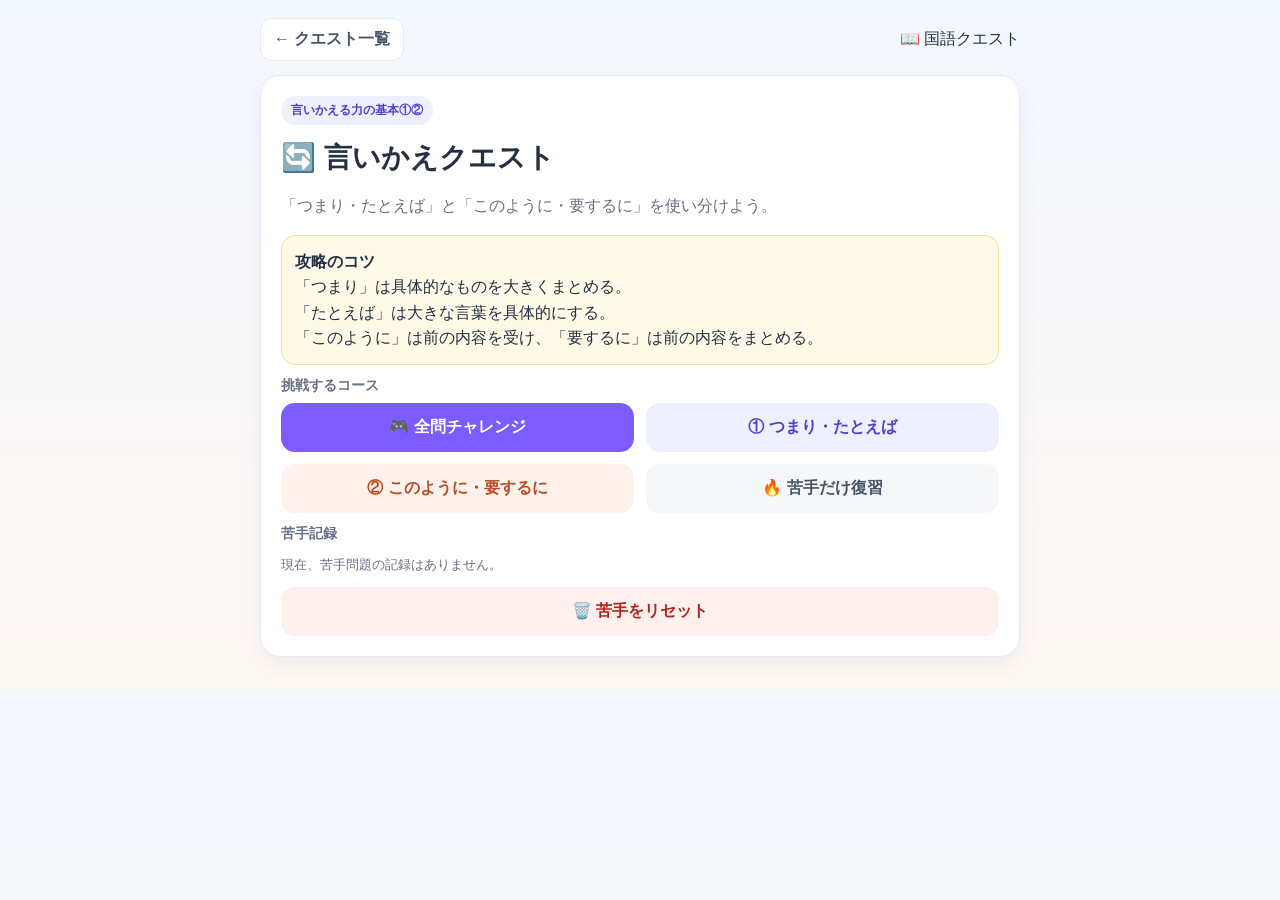
<file: kokugo_iikae_basic.html.html>
<!doctype html>
<html lang="ja">
<head>
<meta charset="utf-8">
<meta name="viewport" content="width=device-width, initial-scale=1">
<title>言いかえる力の基本①②</title>
<style>
body{margin:0;font-family:-apple-system,BlinkMacSystemFont,"Helvetica Neue","Yu Gothic",Meiryo,sans-serif;background:linear-gradient(180deg,#f3f7ff,#fff9f4);color:#243043}
.wrap{max-width:760px;margin:auto;padding:18px}
.top{display:flex;justify-content:space-between;align-items:center;gap:10px;margin-bottom:12px}
.back{display:inline-block;text-decoration:none;color:#475467;background:#fff;border:1px solid #e6eaf0;padding:10px 13px;border-radius:12px;font-weight:700}
.card{background:#fff;border:1px solid #e6eaf0;border-radius:20px;padding:20px;box-shadow:0 8px 24px rgba(36,48,67,.07);margin:14px 0}
h1{font-size:28px;margin:4px 0 8px} h2{font-size:21px;margin:0 0 10px}.sub{color:#667085;line-height:1.6}
.grid{display:grid;grid-template-columns:1fr 1fr;gap:12px}@media(max-width:560px){.grid{grid-template-columns:1fr}}
button{width:100%;border:0;border-radius:14px;padding:14px 15px;font-size:16px;font-weight:800;cursor:pointer}
.primary{background:#7c5cff;color:#fff}.secondary{background:#eef0ff;color:#4d3fd0}.warm{background:#fff1eb;color:#b94b25}.ghost{background:#f6f7f9;color:#475467}.danger{background:#fff0f0;color:#b42318}
.choice{text-align:left;background:#fff;border:2px solid #e6eaf0;color:#243043;margin:9px 0}.choice.correct{border-color:#18a558;background:#effaf3}.choice.wrong{border-color:#d94b4b;background:#fff1f1}
.badge{display:inline-block;background:#eef0ff;color:#4d3fd0;padding:6px 10px;border-radius:999px;font-size:12px;font-weight:800;margin-bottom:10px}
.stats{display:flex;gap:8px;flex-wrap:wrap;margin:8px 0 16px}.pill{background:#f7f8fa;border:1px solid #e6eaf0;border-radius:999px;padding:7px 10px;font-size:13px;font-weight:800}
.question{font-size:21px;line-height:1.65;font-weight:800;margin:8px 0 14px}.promptbox{background:#f8faff;border-left:6px solid #7c5cff;padding:14px;border-radius:12px;margin:10px 0 16px;line-height:1.7}
.feedback{margin-top:14px;padding:14px;border-radius:14px;line-height:1.65;background:#f7f8fa;display:none}.feedback.good{display:block;background:#effaf3;color:#166534}.feedback.bad{display:block;background:#fff1f1;color:#9b1c1c}
.next{margin-top:14px;display:none}.small{font-size:13px;color:#667085}.progress{height:9px;background:#edf0f4;border-radius:999px;overflow:hidden;margin:8px 0 14px}.bar{height:100%;width:0;background:linear-gradient(90deg,#7c5cff,#ff8a65)}
.result{text-align:center}.big{font-size:44px;font-weight:900;margin:8px 0}.hide{display:none!important}.section-title{font-size:14px;color:#667085;font-weight:900;margin:12px 0 8px}
.note{background:#fff9e8;border:1px solid #f3df9b;border-radius:14px;padding:13px;line-height:1.6}
</style>
</head>
<body><div class="wrap">
<div class="top"><a class="back" href="index.html">← クエスト一覧</a><div>📖 国語クエスト</div></div>

<section id="home" class="card">
<div class="badge">言いかえる力の基本①②</div>
<h1>🔄 言いかえクエスト</h1>
<p class="sub">「つまり・たとえば」と「このように・要するに」を使い分けよう。</p>
<div class="note"><b>攻略のコツ</b><br>「つまり」は具体的なものを大きくまとめる。<br>「たとえば」は大きな言葉を具体的にする。<br>「このように」は前の内容を受け、「要するに」は前の内容をまとめる。</div>
<div class="section-title">挑戦するコース</div>
<div class="grid">
<button class="primary" onclick="startGame('all')">🎮 全問チャレンジ</button>
<button class="secondary" onclick="startGame('basic')">① つまり・たとえば</button>
<button class="warm" onclick="startGame('connect')">② このように・要するに</button>
<button class="ghost" onclick="startGame('weak')">🔥 苦手だけ復習</button>
</div>
<div class="section-title">苦手記録</div>
<p id="weakInfo" class="small"></p>
<button class="danger" onclick="resetWeak()">🗑️ 苦手をリセット</button>
</section>

<section id="game" class="card hide">
<div id="stageBadge" class="badge"></div>
<div class="stats"><span class="pill">問題 <span id="qnum">1</span>/<span id="qtotal">1</span></span><span class="pill">正解 <span id="score">0</span></span><span class="pill">連続 <span id="streak">0</span>🔥</span></div>
<div class="progress"><div id="bar" class="bar"></div></div>
<div id="prompt" class="promptbox"></div>
<div id="question" class="question"></div>
<div id="choices"></div>
<div id="feedback" class="feedback"></div>
<button id="nextBtn" class="primary next" onclick="nextQuestion()">次の問題へ →</button>
</section>

<section id="end" class="card hide result">
<div class="badge">RESULT</div><h2>クエスト結果</h2>
<div id="resultEmoji" class="big">🎉</div><div id="resultText" class="big"></div><p id="resultSub" class="sub"></p>
<div class="grid"><button class="primary" onclick="goHome()">もう一度</button><button class="ghost" onclick="startGame('weak')">🔥 苦手だけ復習</button></div>
</section>
</div>

<script>
const QUESTIONS=[
{id:"b01",g:"basic",t:"つまり",p:"サクラ、ヒマワリ、タンポポ",q:"「つまり」でまとめると？",c:["植物","春","黄色いもの","公園"],a:0,e:"3つに共通する、より大きな仲間は「植物」です。"},
{id:"b02",g:"basic",t:"つまり",p:"電車、バス、タクシー",q:"「つまり」でまとめると？",c:["乗り物","道路","駅","旅行"],a:0,e:"3つとも人を運ぶ「乗り物」の具体例です。"},
{id:"b03",g:"basic",t:"つまり",p:"雨、雪、あられ",q:"「つまり」でまとめると？",c:["天気に関係するもの","冬だけのもの","白いもの","雲"],a:0,e:"雨・雪・あられをまとめると、天気に関係する現象として捉えられます。"},
{id:"b04",g:"basic",t:"たとえば",p:"楽器",q:"「たとえば」に続くものとして最も適切なのは？",c:["ピアノ","教室","音楽会","歌"],a:0,e:"「楽器」という大きな仲間の具体例が「ピアノ」です。"},
{id:"b05",g:"basic",t:"たとえば",p:"昆虫",q:"「たとえば」に続くものとして最も適切なのは？",c:["カブトムシ","カエル","スズメ","金魚"],a:0,e:"カブトムシは「昆虫」という仲間の具体例です。"},
{id:"b06",g:"basic",t:"たとえば",p:"文房具",q:"「たとえば」に続くものとして最も適切なのは？",c:["消しゴム","机","教室","宿題"],a:0,e:"消しゴムは文房具の具体例です。"},
{id:"b07",g:"basic",t:"つまり",p:"ノートに予定を書く。時計で時間を確認する。忘れ物がないか確かめる。",q:"「つまり」でまとめると？",c:["準備をしている","勉強している","遊んでいる","買い物をしている"],a:0,e:"3つの行動に共通しているのは、これからの行動に向けて「準備をしている」ことです。"},
{id:"b08",g:"basic",t:"たとえば",p:"健康のために体を動かす",q:"具体例として最も適切なのは？",c:["毎朝20分歩く","夜更かしする","テレビを見る","本を机に置く"],a:0,e:"「体を動かす」という内容を具体的な行動にしたものです。"},
{id:"b09",g:"basic",t:"つまり",p:"犬、猫、ハムスター",q:"「つまり」でまとめると？",c:["ペットとして飼われる動物","野生動物","鳥類","水中の生き物"],a:0,e:"3つはいずれも家庭でペットとして飼われる代表的な動物です。"},
{id:"b10",g:"basic",t:"たとえば",p:"季節の行事",q:"具体例として最も適切なのは？",c:["節分","鉛筆","信号","冷蔵庫"],a:0,e:"節分は季節と結びついた行事の具体例です。"},
{id:"c01",g:"connect",t:"このように",p:"朝は自分で起き、使った布団を整え、朝食後の食器も片づけた。",q:"続けるならどれが自然？",c:["このように、身の回りのことを自分でする習慣がついてきた。","要するに、朝の仕事をすべて終えたということだ。","このように、朝食後の片づけを大切にしている。","要するに、自分で起きる習慣だけが身についた。"],a:0,e:"前に並んだ具体的な行動全体を受けて述べているので「このように」が自然です。"},
{id:"c02",g:"connect",t:"要するに",p:"この店は駅から近く、値段も手ごろで、店員の対応もよい。",q:"最後にまとめるなら？",c:["要するに、利用しやすい店だ。","このように、駅の近くには便利な店が多い。","要するに、値段の安さがこの店の最大の特徴だ。","このように、店員の対応によって店の印象が決まる。"],a:0,e:"前に挙げた複数の特徴を一言でまとめているので「要するに」が適切です。"},
{id:"c03",g:"connect",t:"このように",p:"春には花が咲き、夏には木々の葉が濃くなり、秋には紅葉する。",q:"後ろに続く文として最も自然なのは？",c:["このように、季節によって自然の姿は変わる。","要するに、春と秋には自然の変化が特に大きい。","このように、花や木の葉は季節ごとに同じ姿を見せる。","要するに、自然の変化は植物だけに起こるものである。"],a:0,e:"前の具体例全体を受けて一般的な内容を述べています。"},
{id:"c04",g:"connect",t:"要するに",p:"説明書を読み、必要な道具をそろえ、作業の順番を確認した。",q:"最後にまとめるなら？",c:["要するに、作業前の準備をした。","このように、説明書を読むことが作業の中心である。","要するに、必要な道具をそろえることが最も重要だ。","このように、作業の順番を確認することだけを行った。"],a:0,e:"複数の行動を「作業前の準備」と一つにまとめています。"},
{id:"c05",g:"connect",t:"このように",p:"図書館では大声で話さず、本を元の場所に戻し、走り回らない。",q:"続く文として最も自然なのは？",c:["このように、みんなが気持ちよく使えるようにルールがある。","要するに、本はすべて同じ内容だ。","たとえば、図書館は海の中にある。","つまり、走ることだけが読書だ。"],a:0,e:"前に挙げた具体的なルールを受け、共通する目的を説明しています。"},
{id:"c06",g:"connect",t:"要するに",p:"気温が低く、冷たい風が強く、池には氷が張っている。",q:"一言でまとめるなら？",c:["要するに、とても寒い。","このように、冷たい風が目立つ一日だった。","要するに、池に氷が張るほど気温が下がっていた。","このように、冬らしい様子のうち風だけが強かった。"],a:0,e:"複数の様子から共通する状態を「とても寒い」とまとめています。"},
{id:"c07",g:"connect",t:"このように",p:"クラスで係を分担し、困った人がいれば手伝い、使った場所はみんなで片づける。",q:"後ろに続く文として最も自然なのは？",c:["このように、協力することで集団の生活は進めやすくなる。","要するに、一人だけで全部する。","たとえば、協力とは眠ることだ。","しかし、係は食べ物である。"],a:0,e:"前の具体例を受けて、協力することの意味を述べています。"},
{id:"c08",g:"connect",t:"要するに",p:"漢字を毎日少しずつ練習し、間違えた字だけ翌日にもう一度書き、週末にまとめて確認した。",q:"最後にまとめるなら？",c:["要するに、くり返して復習した。","このように、漢字は数字になった。","たとえば、週末は月曜日だ。","つまり、練習は一度だけでよい。"],a:0,e:"複数の学習行動を「くり返して復習した」とまとめています。"},
{id:"c09",g:"connect",t:"このように",p:"水筒を持参し、必要のない照明は消し、紙は両面を使った。",q:"続く文として最も自然なのは？",c:["このように、身近なところから資源を大切にできる。","要するに、水筒は電気である。","たとえば、紙は飲み物である。","しかし、照明は植物である。"],a:0,e:"前の具体的な行動を受け、資源を大切にするという共通点を示しています。"},
{id:"c10",g:"connect",t:"要するに",p:"話す人の方を見て、途中で口をはさまず、最後まで聞いてから質問した。",q:"一言でまとめるなら？",c:["要するに、相手の話を丁寧に聞いた。","このように、質問は話さないことだ。","たとえば、途中は最後である。","つまり、見ることは眠ることだ。"],a:0,e:"複数の行動に共通するのは「相手の話を丁寧に聞く」姿勢です。"}
];

const KEY="kokugo_iikae_basic_weak";
let order=[],pos=0,score=0,streak=0,answered=false;

function loadWeak(){try{return JSON.parse(localStorage.getItem(KEY)||"[]")}catch(e){return[]}}
function saveWeak(a){localStorage.setItem(KEY,JSON.stringify([...new Set(a)]))}
function addWeak(id){const a=loadWeak();if(!a.includes(id)){a.push(id);saveWeak(a)}updateWeakInfo()}
function removeWeak(id){saveWeak(loadWeak().filter(x=>x!==id));updateWeakInfo()}
function resetWeak(){localStorage.removeItem(KEY);updateWeakInfo();alert("苦手記録をリセットしました。")}
function updateWeakInfo(){const n=loadWeak().length;document.getElementById("weakInfo").textContent=n===0?"現在、苦手問題の記録はありません。":`苦手問題は ${n} 問あります。`}
function shuffled(a){return [...a].sort(()=>Math.random()-.5)}

function startGame(m){
 let pool=m==="basic"?QUESTIONS.filter(q=>q.g==="basic"):m==="connect"?QUESTIONS.filter(q=>q.g==="connect"):m==="weak"?QUESTIONS.filter(q=>loadWeak().includes(q.id)):QUESTIONS;
 if(m==="weak"&&pool.length===0){alert("苦手問題はまだありません。まず通常コースに挑戦しよう！");return}
 order=shuffled(pool);pos=0;score=0;streak=0;
 home.classList.add("hide");end.classList.add("hide");game.classList.remove("hide");showQuestion()
}
let currentChoices=[];

function showQuestion(){
 answered=false;const q=order[pos];
 stageBadge.textContent=q.g==="basic"?`① ${q.t}`:`② ${q.t}`;
 qnum.textContent=pos+1;qtotal.textContent=order.length;scoreEl.textContent=score;streakEl.textContent=streak;bar.style.width=`${pos/order.length*100}%`;
 prompt.textContent=q.p;question.textContent=q.q;choices.innerHTML="";
 currentChoices=q.c.map((x,i)=>({text:x,correct:i===q.a})).sort(()=>Math.random()-.5);
 currentChoices.forEach((item,i)=>{const b=document.createElement("button");b.className="choice";b.textContent=item.text;b.onclick=()=>answer(i,b);choices.appendChild(b)});
 feedback.className="feedback";feedback.textContent="";nextBtn.style.display="none"
}
function answer(i,btn){
 if(answered)return;answered=true;const q=order[pos];const bs=[...document.querySelectorAll(".choice")];
 bs.forEach((b,j)=>{b.disabled=true;if(currentChoices[j].correct)b.classList.add("correct")});
 if(currentChoices[i].correct){score++;streak++;removeWeak(q.id);feedback.className="feedback good";feedback.innerHTML=`✅ 正解！<br>${q.e}`}
 else{streak=0;addWeak(q.id);btn.classList.add("wrong");feedback.className="feedback bad";feedback.innerHTML=`❌ おしい！<br>${q.e}`}
 scoreEl.textContent=score;streakEl.textContent=streak;nextBtn.style.display="block"
}
function nextQuestion(){pos++;if(pos>=order.length){finish()}else showQuestion()}
function finish(){
 game.classList.add("hide");end.classList.remove("hide");const pct=Math.round(score/order.length*100);
 resultText.textContent=`${score} / ${order.length}`;resultEmoji.textContent=pct===100?"🏆":pct>=80?"🎉":pct>=60?"👍":"🔥";
 resultSub.textContent=pct===100?"完全クリア！言いかえ名人！":pct>=80?"かなり身についています。苦手だけ復習して仕上げよう！":pct>=60?"あと一歩。間違えた問題をもう一度！":"ここから伸びます。苦手だけ復習で攻略しよう！";updateWeakInfo()
}
function goHome(){end.classList.add("hide");game.classList.add("hide");home.classList.remove("hide");updateWeakInfo()}
const home=document.getElementById("home"),game=document.getElementById("game"),end=document.getElementById("end"),stageBadge=document.getElementById("stageBadge"),qnum=document.getElementById("qnum"),qtotal=document.getElementById("qtotal"),scoreEl=document.getElementById("score"),streakEl=document.getElementById("streak"),bar=document.getElementById("bar"),prompt=document.getElementById("prompt"),question=document.getElementById("question"),choices=document.getElementById("choices"),feedback=document.getElementById("feedback"),nextBtn=document.getElementById("nextBtn"),resultText=document.getElementById("resultText"),resultEmoji=document.getElementById("resultEmoji"),resultSub=document.getElementById("resultSub");
updateWeakInfo();
</script>
</body>
</html>
</file>
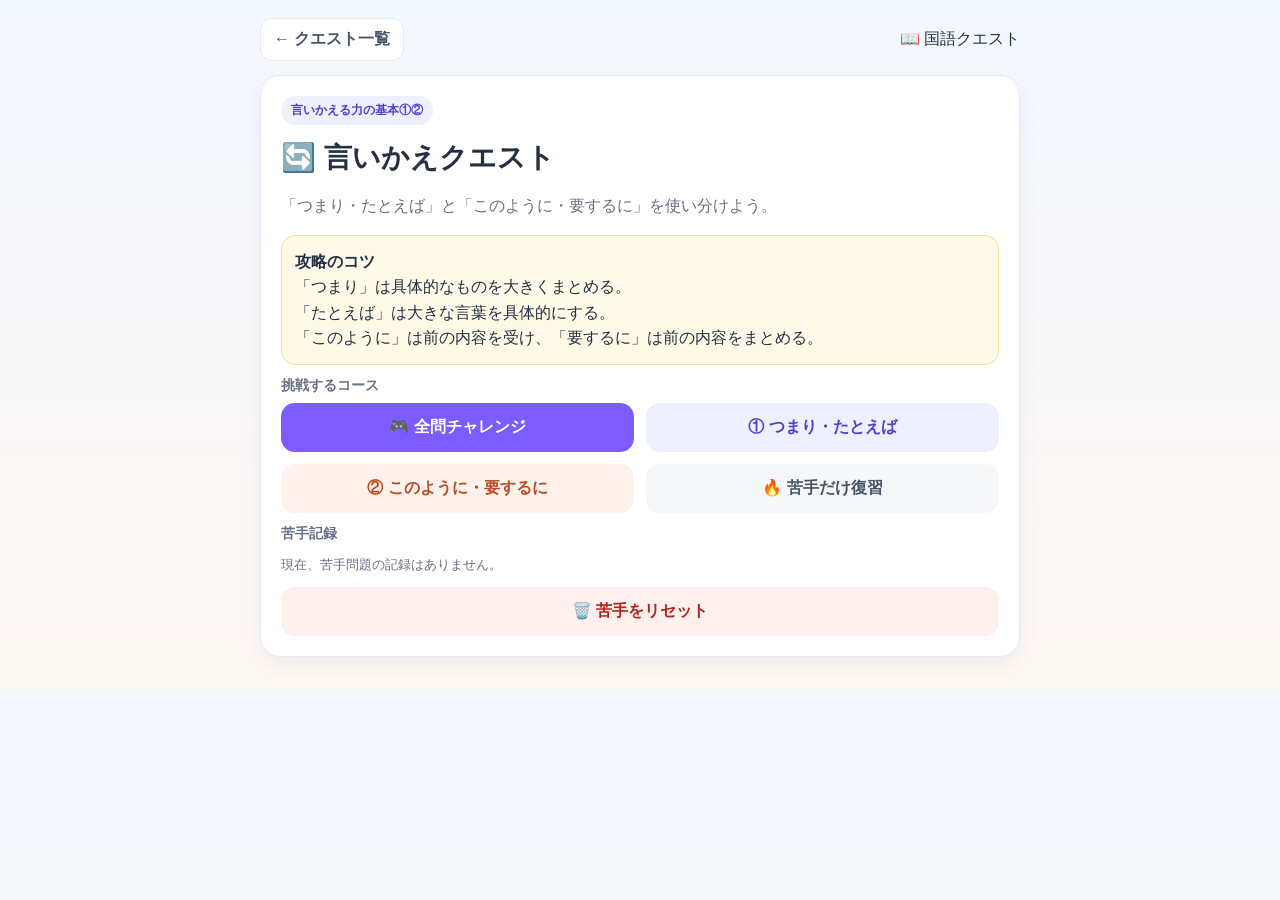
<file: kokugo_iikae_basic_old.html>
<!doctype html>
<html lang="ja">
<head>
<meta charset="utf-8">
<meta name="viewport" content="width=device-width, initial-scale=1">
<title>言いかえる力の基本①②</title>
<style>
body{margin:0;font-family:-apple-system,BlinkMacSystemFont,"Helvetica Neue","Yu Gothic",Meiryo,sans-serif;background:linear-gradient(180deg,#f3f7ff,#fff9f4);color:#243043}
.wrap{max-width:760px;margin:auto;padding:18px}
.top{display:flex;justify-content:space-between;align-items:center;gap:10px;margin-bottom:12px}
.back{display:inline-block;text-decoration:none;color:#475467;background:#fff;border:1px solid #e6eaf0;padding:10px 13px;border-radius:12px;font-weight:700}
.card{background:#fff;border:1px solid #e6eaf0;border-radius:20px;padding:20px;box-shadow:0 8px 24px rgba(36,48,67,.07);margin:14px 0}
h1{font-size:28px;margin:4px 0 8px} h2{font-size:21px;margin:0 0 10px}.sub{color:#667085;line-height:1.6}
.grid{display:grid;grid-template-columns:1fr 1fr;gap:12px}@media(max-width:560px){.grid{grid-template-columns:1fr}}
button{width:100%;border:0;border-radius:14px;padding:14px 15px;font-size:16px;font-weight:800;cursor:pointer}
.primary{background:#7c5cff;color:#fff}.secondary{background:#eef0ff;color:#4d3fd0}.warm{background:#fff1eb;color:#b94b25}.ghost{background:#f6f7f9;color:#475467}.danger{background:#fff0f0;color:#b42318}
.choice{text-align:left;background:#fff;border:2px solid #e6eaf0;color:#243043;margin:9px 0}.choice.correct{border-color:#18a558;background:#effaf3}.choice.wrong{border-color:#d94b4b;background:#fff1f1}
.badge{display:inline-block;background:#eef0ff;color:#4d3fd0;padding:6px 10px;border-radius:999px;font-size:12px;font-weight:800;margin-bottom:10px}
.stats{display:flex;gap:8px;flex-wrap:wrap;margin:8px 0 16px}.pill{background:#f7f8fa;border:1px solid #e6eaf0;border-radius:999px;padding:7px 10px;font-size:13px;font-weight:800}
.question{font-size:21px;line-height:1.65;font-weight:800;margin:8px 0 14px}.promptbox{background:#f8faff;border-left:6px solid #7c5cff;padding:14px;border-radius:12px;margin:10px 0 16px;line-height:1.7}
.feedback{margin-top:14px;padding:14px;border-radius:14px;line-height:1.65;background:#f7f8fa;display:none}.feedback.good{display:block;background:#effaf3;color:#166534}.feedback.bad{display:block;background:#fff1f1;color:#9b1c1c}
.next{margin-top:14px;display:none}.small{font-size:13px;color:#667085}.progress{height:9px;background:#edf0f4;border-radius:999px;overflow:hidden;margin:8px 0 14px}.bar{height:100%;width:0;background:linear-gradient(90deg,#7c5cff,#ff8a65)}
.result{text-align:center}.big{font-size:44px;font-weight:900;margin:8px 0}.hide{display:none!important}.section-title{font-size:14px;color:#667085;font-weight:900;margin:12px 0 8px}
.note{background:#fff9e8;border:1px solid #f3df9b;border-radius:14px;padding:13px;line-height:1.6}
</style>
</head>
<body><div class="wrap">
<div class="top"><a class="back" href="index.html">← クエスト一覧</a><div>📖 国語クエスト</div></div>

<section id="home" class="card">
<div class="badge">言いかえる力の基本①②</div>
<h1>🔄 言いかえクエスト</h1>
<p class="sub">「つまり・たとえば」と「このように・要するに」を使い分けよう。</p>
<div class="note"><b>攻略のコツ</b><br>「つまり」は具体的なものを大きくまとめる。<br>「たとえば」は大きな言葉を具体的にする。<br>「このように」は前の内容を受け、「要するに」は前の内容をまとめる。</div>
<div class="section-title">挑戦するコース</div>
<div class="grid">
<button class="primary" onclick="startGame('all')">🎮 全問チャレンジ</button>
<button class="secondary" onclick="startGame('basic')">① つまり・たとえば</button>
<button class="warm" onclick="startGame('connect')">② このように・要するに</button>
<button class="ghost" onclick="startGame('weak')">🔥 苦手だけ復習</button>
</div>
<div class="section-title">苦手記録</div>
<p id="weakInfo" class="small"></p>
<button class="danger" onclick="resetWeak()">🗑️ 苦手をリセット</button>
</section>

<section id="game" class="card hide">
<div id="stageBadge" class="badge"></div>
<div class="stats"><span class="pill">問題 <span id="qnum">1</span>/<span id="qtotal">1</span></span><span class="pill">正解 <span id="score">0</span></span><span class="pill">連続 <span id="streak">0</span>🔥</span></div>
<div class="progress"><div id="bar" class="bar"></div></div>
<div id="prompt" class="promptbox"></div>
<div id="question" class="question"></div>
<div id="choices"></div>
<div id="feedback" class="feedback"></div>
<button id="nextBtn" class="primary next" onclick="nextQuestion()">次の問題へ →</button>
</section>

<section id="end" class="card hide result">
<div class="badge">RESULT</div><h2>クエスト結果</h2>
<div id="resultEmoji" class="big">🎉</div><div id="resultText" class="big"></div><p id="resultSub" class="sub"></p>
<div class="grid"><button class="primary" onclick="goHome()">もう一度</button><button class="ghost" onclick="startGame('weak')">🔥 苦手だけ復習</button></div>
</section>
</div>

<script>
const QUESTIONS=[
{id:"b01",g:"basic",t:"つまり",p:"サクラ、ヒマワリ、タンポポ",q:"「つまり」でまとめると？",c:["植物","春","黄色いもの","公園"],a:0,e:"3つに共通する、より大きな仲間は「植物」です。"},
{id:"b02",g:"basic",t:"つまり",p:"電車、バス、タクシー",q:"「つまり」でまとめると？",c:["乗り物","道路","駅","旅行"],a:0,e:"3つとも人を運ぶ「乗り物」の具体例です。"},
{id:"b03",g:"basic",t:"つまり",p:"雨、雪、あられ",q:"「つまり」でまとめると？",c:["天気に関係するもの","冬だけのもの","白いもの","雲"],a:0,e:"雨・雪・あられをまとめると、天気に関係する現象として捉えられます。"},
{id:"b04",g:"basic",t:"たとえば",p:"楽器",q:"「たとえば」に続くものとして最も適切なのは？",c:["ピアノ","教室","音楽会","歌"],a:0,e:"「楽器」という大きな仲間の具体例が「ピアノ」です。"},
{id:"b05",g:"basic",t:"たとえば",p:"昆虫",q:"「たとえば」に続くものとして最も適切なのは？",c:["カブトムシ","カエル","スズメ","金魚"],a:0,e:"カブトムシは「昆虫」という仲間の具体例です。"},
{id:"b06",g:"basic",t:"たとえば",p:"文房具",q:"「たとえば」に続くものとして最も適切なのは？",c:["消しゴム","机","教室","宿題"],a:0,e:"消しゴムは文房具の具体例です。"},
{id:"b07",g:"basic",t:"つまり",p:"ノートに予定を書く。時計で時間を確認する。忘れ物がないか確かめる。",q:"「つまり」でまとめると？",c:["準備をしている","勉強している","遊んでいる","買い物をしている"],a:0,e:"3つの行動に共通しているのは、これからの行動に向けて「準備をしている」ことです。"},
{id:"b08",g:"basic",t:"たとえば",p:"健康のために体を動かす",q:"具体例として最も適切なのは？",c:["毎朝20分歩く","夜更かしする","テレビを見る","本を机に置く"],a:0,e:"「体を動かす」という内容を具体的な行動にしたものです。"},
{id:"b09",g:"basic",t:"つまり",p:"犬、猫、ハムスター",q:"「つまり」でまとめると？",c:["ペットとして飼われる動物","野生動物","鳥類","水中の生き物"],a:0,e:"3つはいずれも家庭でペットとして飼われる代表的な動物です。"},
{id:"b10",g:"basic",t:"たとえば",p:"季節の行事",q:"具体例として最も適切なのは？",c:["節分","鉛筆","信号","冷蔵庫"],a:0,e:"節分は季節と結びついた行事の具体例です。"},
{id:"c01",g:"connect",t:"このように",p:"朝は自分で起き、使った布団を整え、朝食後の食器も片づけた。",q:"続けるならどれが自然？",c:["このように、身の回りのことを自分でする習慣がついてきた。","要するに、昨日は雨だった。","たとえば、学校は休みだった。","つまり、食器は白かった。"],a:0,e:"前に並んだ具体的な行動全体を受けて述べているので「このように」が自然です。"},
{id:"c02",g:"connect",t:"要するに",p:"この店は駅から近く、値段も手ごろで、店員の対応もよい。",q:"最後にまとめるなら？",c:["要するに、利用しやすい店だ。","このように、駅は大きい。","たとえば、店員は人だ。","ところが、値段は数字だ。"],a:0,e:"前に挙げた複数の特徴を一言でまとめているので「要するに」が適切です。"},
{id:"c03",g:"connect",t:"このように",p:"春には花が咲き、夏には木々の葉が濃くなり、秋には紅葉する。",q:"後ろに続く文として最も自然なのは？",c:["このように、季節によって自然の姿は変わる。","要するに、春だけが季節である。","たとえば、自然は存在しない。","つまり、秋は夏である。"],a:0,e:"前の具体例全体を受けて一般的な内容を述べています。"},
{id:"c04",g:"connect",t:"要するに",p:"説明書を読み、必要な道具をそろえ、作業の順番を確認した。",q:"最後にまとめるなら？",c:["要するに、作業前の準備をした。","このように、説明書は紙だ。","たとえば、順番は一番だ。","しかし、道具は眠った。"],a:0,e:"複数の行動を「作業前の準備」と一つにまとめています。"},
{id:"c05",g:"connect",t:"このように",p:"図書館では大声で話さず、本を元の場所に戻し、走り回らない。",q:"続く文として最も自然なのは？",c:["このように、みんなが気持ちよく使えるようにルールがある。","要するに、本はすべて同じ内容だ。","たとえば、図書館は海の中にある。","つまり、走ることだけが読書だ。"],a:0,e:"前に挙げた具体的なルールを受け、共通する目的を説明しています。"},
{id:"c06",g:"connect",t:"要するに",p:"気温が低く、冷たい風が強く、池には氷が張っている。",q:"一言でまとめるなら？",c:["要するに、とても寒い。","このように、夏らしい。","たとえば、氷は熱い。","つまり、風は見えない。"],a:0,e:"複数の様子から共通する状態を「とても寒い」とまとめています。"},
{id:"c07",g:"connect",t:"このように",p:"クラスで係を分担し、困った人がいれば手伝い、使った場所はみんなで片づける。",q:"後ろに続く文として最も自然なのは？",c:["このように、協力することで集団の生活は進めやすくなる。","要するに、一人だけで全部する。","たとえば、協力とは眠ることだ。","しかし、係は食べ物である。"],a:0,e:"前の具体例を受けて、協力することの意味を述べています。"},
{id:"c08",g:"connect",t:"要するに",p:"漢字を毎日少しずつ練習し、間違えた字だけ翌日にもう一度書き、週末にまとめて確認した。",q:"最後にまとめるなら？",c:["要するに、くり返して復習した。","このように、漢字は数字になった。","たとえば、週末は月曜日だ。","つまり、練習は一度だけでよい。"],a:0,e:"複数の学習行動を「くり返して復習した」とまとめています。"},
{id:"c09",g:"connect",t:"このように",p:"水筒を持参し、必要のない照明は消し、紙は両面を使った。",q:"続く文として最も自然なのは？",c:["このように、身近なところから資源を大切にできる。","要するに、水筒は電気である。","たとえば、紙は飲み物である。","しかし、照明は植物である。"],a:0,e:"前の具体的な行動を受け、資源を大切にするという共通点を示しています。"},
{id:"c10",g:"connect",t:"要するに",p:"話す人の方を見て、途中で口をはさまず、最後まで聞いてから質問した。",q:"一言でまとめるなら？",c:["要するに、相手の話を丁寧に聞いた。","このように、質問は話さないことだ。","たとえば、途中は最後である。","つまり、見ることは眠ることだ。"],a:0,e:"複数の行動に共通するのは「相手の話を丁寧に聞く」姿勢です。"}
];

const KEY="kokugo_iikae_basic_weak";
let order=[],pos=0,score=0,streak=0,answered=false;

function loadWeak(){try{return JSON.parse(localStorage.getItem(KEY)||"[]")}catch(e){return[]}}
function saveWeak(a){localStorage.setItem(KEY,JSON.stringify([...new Set(a)]))}
function addWeak(id){const a=loadWeak();if(!a.includes(id)){a.push(id);saveWeak(a)}updateWeakInfo()}
function removeWeak(id){saveWeak(loadWeak().filter(x=>x!==id));updateWeakInfo()}
function resetWeak(){localStorage.removeItem(KEY);updateWeakInfo();alert("苦手記録をリセットしました。")}
function updateWeakInfo(){const n=loadWeak().length;document.getElementById("weakInfo").textContent=n===0?"現在、苦手問題の記録はありません。":`苦手問題は ${n} 問あります。`}
function shuffled(a){return [...a].sort(()=>Math.random()-.5)}

function startGame(m){
 let pool=m==="basic"?QUESTIONS.filter(q=>q.g==="basic"):m==="connect"?QUESTIONS.filter(q=>q.g==="connect"):m==="weak"?QUESTIONS.filter(q=>loadWeak().includes(q.id)):QUESTIONS;
 if(m==="weak"&&pool.length===0){alert("苦手問題はまだありません。まず通常コースに挑戦しよう！");return}
 order=shuffled(pool);pos=0;score=0;streak=0;
 home.classList.add("hide");end.classList.add("hide");game.classList.remove("hide");showQuestion()
}
function showQuestion(){
 answered=false;const q=order[pos];
 stageBadge.textContent=q.g==="basic"?`① ${q.t}`:`② ${q.t}`;
 qnum.textContent=pos+1;qtotal.textContent=order.length;scoreEl.textContent=score;streakEl.textContent=streak;bar.style.width=`${pos/order.length*100}%`;
 prompt.textContent=q.p;question.textContent=q.q;choices.innerHTML="";
 q.c.forEach((x,i)=>{const b=document.createElement("button");b.className="choice";b.textContent=x;b.onclick=()=>answer(i,b);choices.appendChild(b)});
 feedback.className="feedback";feedback.textContent="";nextBtn.style.display="none"
}
function answer(i,btn){
 if(answered)return;answered=true;const q=order[pos];const bs=[...document.querySelectorAll(".choice")];
 bs.forEach((b,j)=>{b.disabled=true;if(j===q.a)b.classList.add("correct")});
 if(i===q.a){score++;streak++;removeWeak(q.id);feedback.className="feedback good";feedback.innerHTML=`✅ 正解！<br>${q.e}`}
 else{streak=0;addWeak(q.id);btn.classList.add("wrong");feedback.className="feedback bad";feedback.innerHTML=`❌ おしい！<br>${q.e}`}
 scoreEl.textContent=score;streakEl.textContent=streak;nextBtn.style.display="block"
}
function nextQuestion(){pos++;if(pos>=order.length){finish()}else showQuestion()}
function finish(){
 game.classList.add("hide");end.classList.remove("hide");const pct=Math.round(score/order.length*100);
 resultText.textContent=`${score} / ${order.length}`;resultEmoji.textContent=pct===100?"🏆":pct>=80?"🎉":pct>=60?"👍":"🔥";
 resultSub.textContent=pct===100?"完全クリア！言いかえ名人！":pct>=80?"かなり身についています。苦手だけ復習して仕上げよう！":pct>=60?"あと一歩。間違えた問題をもう一度！":"ここから伸びます。苦手だけ復習で攻略しよう！";updateWeakInfo()
}
function goHome(){end.classList.add("hide");game.classList.add("hide");home.classList.remove("hide");updateWeakInfo()}
const home=document.getElementById("home"),game=document.getElementById("game"),end=document.getElementById("end"),stageBadge=document.getElementById("stageBadge"),qnum=document.getElementById("qnum"),qtotal=document.getElementById("qtotal"),scoreEl=document.getElementById("score"),streakEl=document.getElementById("streak"),bar=document.getElementById("bar"),prompt=document.getElementById("prompt"),question=document.getElementById("question"),choices=document.getElementById("choices"),feedback=document.getElementById("feedback"),nextBtn=document.getElementById("nextBtn"),resultText=document.getElementById("resultText"),resultEmoji=document.getElementById("resultEmoji"),resultSub=document.getElementById("resultSub");
updateWeakInfo();
</script>
</body>
</html>
</file>
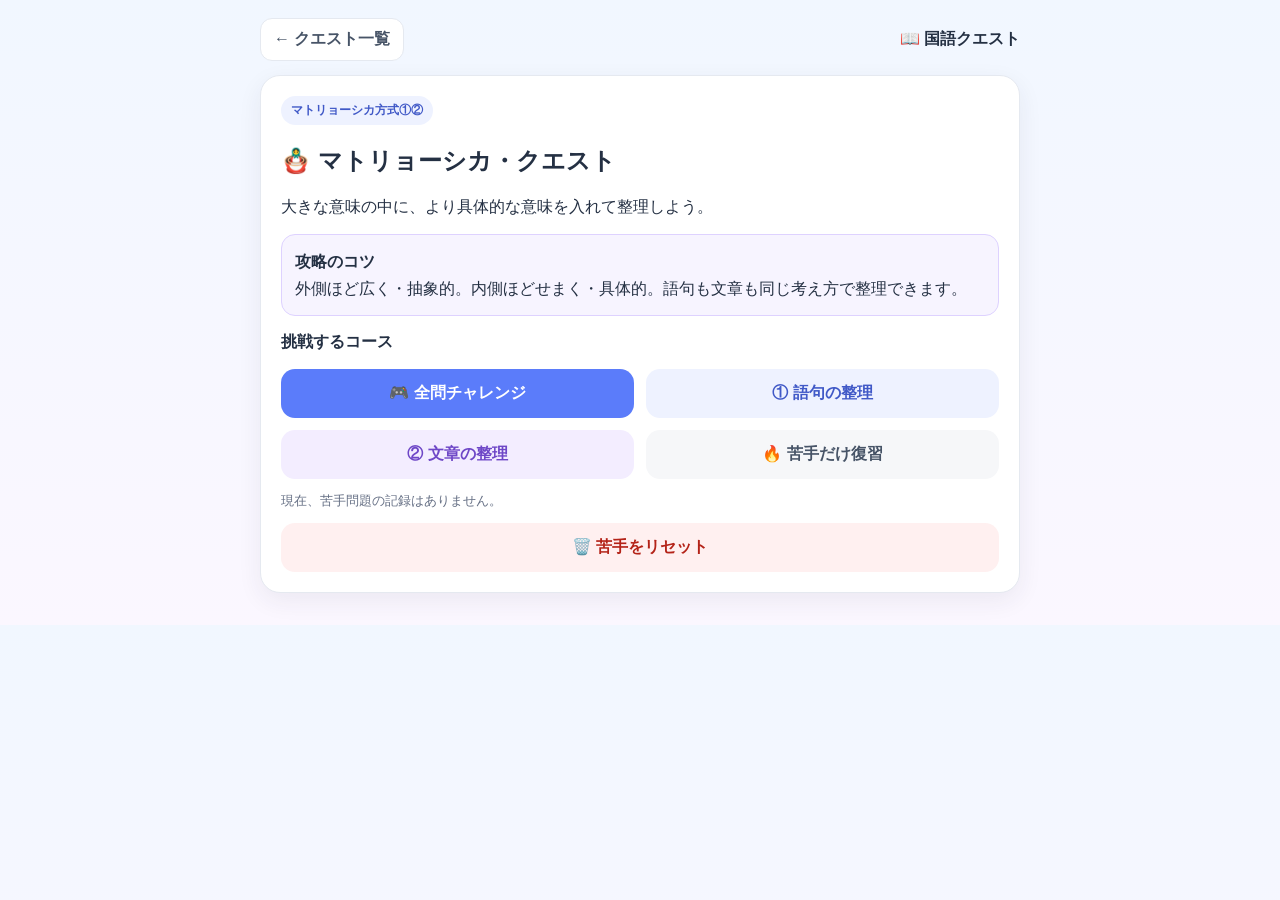
<file: kokugo_matryoshka.html>
<!doctype html><html lang="ja"><head><meta charset="utf-8"><meta name="viewport" content="width=device-width,initial-scale=1"><title>マトリョーシカ方式①②</title>
<style>
body{margin:0;font-family:-apple-system,BlinkMacSystemFont,"Helvetica Neue","Yu Gothic",Meiryo,sans-serif;background:linear-gradient(#f1f7ff,#fbf7ff);color:#243043}.wrap{max-width:760px;margin:auto;padding:18px}.top{display:flex;justify-content:space-between;align-items:center}.back{text-decoration:none;color:#475467;background:#fff;border:1px solid #e5e9f0;padding:10px 13px;border-radius:12px;font-weight:700}.card{background:#fff;border:1px solid #e5e9f0;border-radius:20px;padding:20px;box-shadow:0 8px 24px rgba(36,48,67,.07);margin:14px 0}.grid{display:grid;grid-template-columns:1fr 1fr;gap:12px}@media(max-width:560px){.grid{grid-template-columns:1fr}}button{width:100%;border:0;border-radius:14px;padding:14px;font-size:16px;font-weight:800}.primary{background:#5b7cfa;color:#fff}.secondary{background:#eef2ff;color:#4059c7}.warm{background:#f3edff;color:#6e47c7}.ghost{background:#f6f7f9;color:#475467}.danger{background:#fff0f0;color:#b42318}.choice{text-align:left;background:#fff;border:2px solid #e5e9f0;color:#243043;margin:9px 0}.correct{border-color:#1f9d61!important;background:#effaf3!important}.wrong{border-color:#d84b4b!important;background:#fff1f1!important}.badge{display:inline-block;background:#eef2ff;color:#4059c7;padding:6px 10px;border-radius:999px;font-size:12px;font-weight:800}.stats{display:flex;gap:8px;flex-wrap:wrap}.pill{background:#f7f8fa;border:1px solid #e5e9f0;border-radius:999px;padding:7px 10px;font-size:13px;font-weight:800}.prompt{background:#f8faff;border-left:6px solid #5b7cfa;padding:14px;border-radius:12px;margin:12px 0;line-height:1.7}.q{font-size:20px;line-height:1.7;font-weight:800}.fb{display:none;margin-top:14px;padding:14px;border-radius:14px;line-height:1.65}.good{display:block;background:#effaf3;color:#166534}.bad{display:block;background:#fff1f1;color:#9b1c1c}.next{display:none;margin-top:14px}.hide{display:none!important}.progress{height:9px;background:#edf0f4;border-radius:999px;overflow:hidden;margin:10px 0}.bar{height:100%;background:linear-gradient(90deg,#5b7cfa,#9a6df0)}.note{background:#f7f4ff;border:1px solid #ded2ff;border-radius:14px;padding:13px;line-height:1.7}.small{font-size:13px;color:#667085}
</style></head><body><div class="wrap">
<div class="top"><a class="back" href="index.html">← クエスト一覧</a><b>📖 国語クエスト</b></div>
<section id="home" class="card"><div class="badge">マトリョーシカ方式①②</div><h1>🪆 マトリョーシカ・クエスト</h1><p>大きな意味の中に、より具体的な意味を入れて整理しよう。</p><div class="note"><b>攻略のコツ</b><br>外側ほど広く・抽象的。内側ほどせまく・具体的。語句も文章も同じ考え方で整理できます。</div><p><b>挑戦するコース</b></p><div class="grid"><button class="primary" onclick="start('all')">🎮 全問チャレンジ</button><button class="secondary" onclick="start('word')">① 語句の整理</button><button class="warm" onclick="start('sent')">② 文章の整理</button><button class="ghost" onclick="start('weak')">🔥 苦手だけ復習</button></div><p id="weakInfo" class="small"></p><button class="danger" onclick="resetWeak()">🗑️ 苦手をリセット</button></section>
<section id="game" class="card hide"><div id="badge" class="badge"></div><div class="stats"><span class="pill">問題 <span id="n"></span>/<span id="total"></span></span><span class="pill">正解 <span id="score"></span></span><span class="pill">連続 <span id="streak"></span>🔥</span></div><div class="progress"><div id="bar" class="bar"></div></div><div id="prompt" class="prompt"></div><div id="question" class="q"></div><div id="choices"></div><div id="fb" class="fb"></div><button id="next" class="primary next" onclick="nextQ()">次の問題へ →</button></section>
<section id="end" class="card hide"><div class="badge">RESULT</div><h2>クエスト結果</h2><h1 id="result"></h1><p id="resultSub"></p><div class="grid"><button class="primary" onclick="homeBack()">もう一度</button><button class="ghost" onclick="start('weak')">🔥 苦手だけ復習</button></div></section>
</div><script>
const Q=[
{id:"w1",g:"word",p:"食べ物 → 野菜 → ？",q:"いちばん内側に入る具体例は？",c:["にんじん","果物","料理","植物"],a:0,e:"にんじんは野菜の具体例です。"},
{id:"w2",g:"word",p:"乗り物 → 鉄道 → ？",q:"いちばん内側に入るものは？",c:["新幹線","自動車","交通","道路"],a:0,e:"新幹線は鉄道の一種です。"},
{id:"w3",g:"word",p:"生き物 → 動物 → ？",q:"いちばん内側に入るものは？",c:["イルカ","植物","自然","海"],a:0,e:"イルカは動物なので内側に入ります。"},
{id:"w4",g:"word",p:"文房具 → ？ → シャープペンシル",q:"真ん中に入る言葉は？",c:["筆記用具","教室用品","紙製品","学用品"],a:0,e:"シャープペンシルは筆記用具の一種です。"},
{id:"w5",g:"word",p:"スポーツ → 球技 → ？",q:"いちばん内側に入るものは？",c:["サッカー","運動","競技場","選手"],a:0,e:"サッカーは球技の一種です。"},
{id:"w6",g:"word",p:"建物 → 商業施設 → ？",q:"具体例として適切なのは？",c:["百貨店","住宅","道路","公園"],a:0,e:"百貨店は商業施設の具体例です。"},
{id:"w7",g:"word",p:"自然 → 天気 → ？",q:"いちばん内側に入るものは？",c:["大雨","気候","季節","地形"],a:0,e:"大雨は天気の具体的な現象です。"},
{id:"w8",g:"word",p:"音楽 → 楽器 → ？",q:"具体例として適切なのは？",c:["バイオリン","合唱","演奏会","作曲"],a:0,e:"バイオリンは楽器の具体例です。"},
{id:"w9",g:"word",p:"交通 → ？ → 路線バス",q:"真ん中に入る言葉は？",c:["公共交通","道路標識","観光","運送"],a:0,e:"路線バスは公共交通の一つです。"},
{id:"w10",g:"word",p:"植物 → 花 → ？",q:"いちばん内側に入る具体例は？",c:["チューリップ","森林","草原","種子"],a:0,e:"チューリップは花の具体例です。"},
{id:"s1",g:"sent",p:"毎朝ジョギングをし、休日には水泳もしている。",q:"この文を大きくまとめる表現は？",c:["日ごろから運動をしている。","朝の時間を大切にしている。","休日には外出することが多い。","水泳を中心に体を動かしている。"],a:0,e:"ジョギングと水泳をまとめると「運動をしている」です。"},
{id:"s2",g:"sent",p:"鉛筆、消しゴム、定規を机の上にそろえた。",q:"より大きな内容にまとめると？",c:["必要な文房具を準備した。","机の上をきれいに片づけた。","授業で使う物をすべて買った。","筆記用具だけを机に並べた。"],a:0,e:"具体的な物を「必要な文房具」とまとめています。"},
{id:"s3",g:"sent",p:"雨が降ったので傘をさした。",q:"この文の内容をより広く表すと？",c:["天気に合わせて行動した。","傘を使うことに決めた。","雨の日は外出をやめた。","濡れないよう急いで歩いた。"],a:0,e:"雨だから傘をさすのは、天気に合わせた行動の具体例です。"},
{id:"s4",g:"sent",p:"教室では静かに話し、図書室ではさらに声を小さくする。",q:"大きくまとめると？",c:["場所に合わせて声の大きさを変える。","教室では話さないように気をつける。","図書室では会話をしないようにする。","静かな場所だけで小声を使う。"],a:0,e:"二つの行動を「場所に合わせて声を変える」とまとめられます。"},
{id:"s5",g:"sent",p:"春は桜、夏はひまわり、秋はコスモスが見られる。",q:"より抽象的にまとめると？",c:["季節ごとにさまざまな花が見られる。","一年中同じ花を見ることができる。","春と秋にだけ花が多く咲いている。","花の種類は季節とは関係していない。"],a:0,e:"具体的な花の名前を、季節ごとの花としてまとめています。"},
{id:"s6",g:"sent",p:"宿題を終え、明日の持ち物を確認し、目覚まし時計をセットした。",q:"大きくまとめると？",c:["明日の準備をした。","夜の勉強を終えた。","学校の予定を確認した。","寝る時間を早めることにした。"],a:0,e:"三つの行動をまとめると「明日の準備」です。"},
{id:"s7",g:"sent",p:"話している人の顔を見て、最後まで口をはさまずに聞いた。",q:"より大きな内容にまとめると？",c:["相手の話を丁寧に聞いた。","相手の顔を見ることを心がけた。","話の途中では質問をしなかった。","自分の意見を言わずに聞き続けた。"],a:0,e:"具体的な聞き方を「丁寧に聞く」とまとめています。"},
{id:"s8",g:"sent",p:"使わない照明を消し、紙は両面を使い、水を出しっぱなしにしない。",q:"大きくまとめると？",c:["資源を大切にしている。","電気を使わない生活をしている。","紙や水の使用を禁止している。","家の中の決まりを守っている。"],a:0,e:"電気・紙・水への行動を「資源を大切にする」とまとめられます。"},
{id:"s9",g:"sent",p:"サッカーではパス、野球では送球、バスケットボールではパスを使う。",q:"より抽象的にまとめると？",c:["球技では仲間にボールを渡す動きがある。","スポーツでは必ず手でボールを投げる。","球技では一人でボールを運ぶことが多い。","どの競技でも同じ方法でボールを扱う。"],a:0,e:"競技ごとの具体例を共通する動きとしてまとめています。"},
{id:"s10",g:"sent",p:"理由を述べ、そのあと具体例を挙げ、最後に結論をまとめた。",q:"この行動を大きくまとめると？",c:["文章の組み立てを考えた。","具体例だけを詳しく説明した。","理由と結論を同じ文にまとめた。","書く前に言葉の意味を調べた。"],a:0,e:"複数の作業を「文章の組み立て」とまとめられます。"}];
const KEY="kokugo_matryoshka_weak";let order=[],pos=0,sc=0,st=0,ans=false,current=[];
const $=id=>document.getElementById(id);const load=()=>{try{return JSON.parse(localStorage.getItem(KEY)||"[]")}catch(e){return[]}};const save=a=>localStorage.setItem(KEY,JSON.stringify([...new Set(a)]));const shuffle=a=>[...a].sort(()=>Math.random()-.5);
function info(){let x=load().length;$("weakInfo").textContent=x?`苦手問題は ${x} 問あります。`:"現在、苦手問題の記録はありません。"}function resetWeak(){localStorage.removeItem(KEY);info();alert("苦手記録をリセットしました。")}
function start(m){let p=m==="word"?Q.filter(x=>x.g==="word"):m==="sent"?Q.filter(x=>x.g==="sent"):m==="weak"?Q.filter(x=>load().includes(x.id)):Q;if(m==="weak"&&!p.length){alert("苦手問題はまだありません。");return}order=shuffle(p);pos=0;sc=0;st=0;$("home").classList.add("hide");$("end").classList.add("hide");$("game").classList.remove("hide");show()}
function show(){ans=false;let q=order[pos];$("badge").textContent=q.g==="word"?"① 語句の整理":"② 文章の整理";$("n").textContent=pos+1;$("total").textContent=order.length;$("score").textContent=sc;$("streak").textContent=st;$("bar").style.width=`${pos/order.length*100}%`;$("prompt").textContent=q.p;$("question").textContent=q.q;$("choices").innerHTML="";current=shuffle(q.c.map((x,i)=>({text:x,ok:i===q.a})));current.forEach((x,i)=>{let b=document.createElement("button");b.className="choice";b.textContent=x.text;b.onclick=()=>answer(i,b);$("choices").appendChild(b)});$("fb").className="fb";$("next").style.display="none"}
function answer(i,b){if(ans)return;ans=true;let q=order[pos],bs=[...document.querySelectorAll(".choice")];bs.forEach((x,j)=>{x.disabled=true;if(current[j].ok)x.classList.add("correct")});let w=load();if(current[i].ok){sc++;st++;save(w.filter(x=>x!==q.id));$("fb").className="fb good";$("fb").innerHTML="✅ 正解！<br>"+q.e}else{st=0;if(!w.includes(q.id))w.push(q.id);save(w);b.classList.add("wrong");$("fb").className="fb bad";$("fb").innerHTML="❌ おしい！<br>"+q.e}$("score").textContent=sc;$("streak").textContent=st;$("next").style.display="block";info()}
function nextQ(){pos++;if(pos>=order.length){finish()}else show()}function finish(){$("game").classList.add("hide");$("end").classList.remove("hide");let pct=Math.round(sc/order.length*100);$("result").textContent=`${sc} / ${order.length}`;$("resultSub").textContent=pct===100?"完全クリア！マトリョーシカ名人！":pct>=80?"かなり整理できています。苦手だけ復習して仕上げよう！":pct>=60?"あと一歩。外側と内側の関係を意識しよう！":"広い意味→具体的な意味の順をもう一度確認しよう！"}function homeBack(){$("end").classList.add("hide");$("home").classList.remove("hide");info()}info();
</script></body></html>
</file>
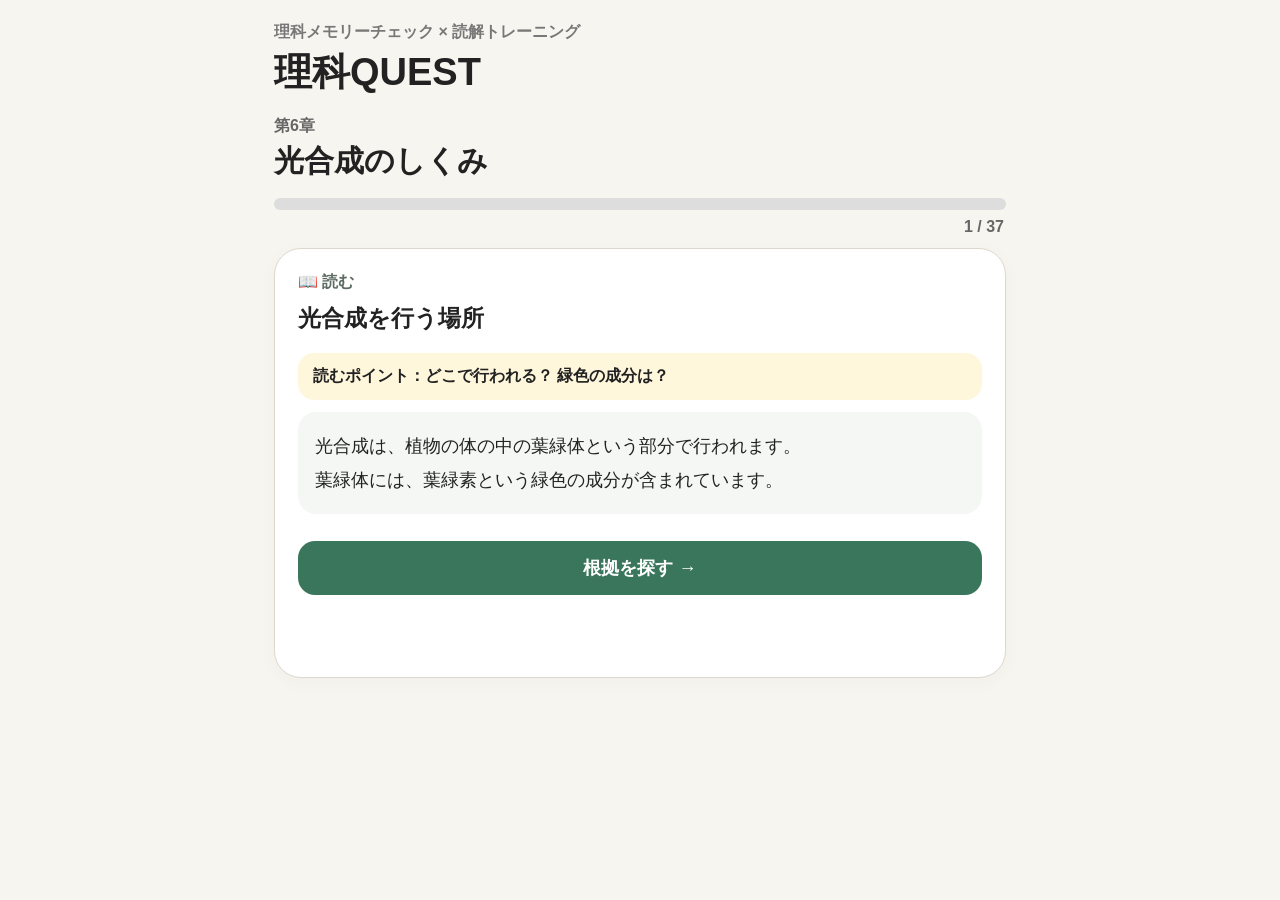
<file: rika_quest.html>
<!doctype html>
<html lang="ja"><head><meta charset="utf-8"><meta name="viewport" content="width=device-width,initial-scale=1">
<title>理科QUEST 第6章 光合成のしくみ</title>
<link rel="stylesheet" href="style-rika-v3.css?v=3"></head>
<body><main>
<p class="eyebrow">理科メモリーチェック × 読解トレーニング</p>
<h1>理科QUEST</h1><div class="chapter">第6章</div><h2>光合成のしくみ</h2>
<div class="progress"><i id="bar"></i></div><div id="counter"></div>
<section id="app"></section>
</main><script src="script-rika-v3.js?v=3"></script></body></html>
</file>
<file: style-v12.css>
:root{
  --bg:#f7f6f2;
  --card:#ffffff;
  --text:#242424;
  --muted:#6b6b68;
  --border:#deddd7;
  --panel:#f1f0eb;
  --accent:#2f6f55;
  --accent-soft:#e7f1ec;
  --warn:#b33a3a;
  --warn-soft:#fff0f0;
  --shadow:0 8px 30px rgba(0,0,0,.06);
}
*{box-sizing:border-box}
html{font-family:-apple-system,BlinkMacSystemFont,"Hiragino Sans","Yu Gothic UI","Yu Gothic",Meiryo,sans-serif;background:var(--bg);color:var(--text)}
body{margin:0;background:var(--bg)}
button,select{font:inherit}
button{cursor:pointer}
button:disabled{cursor:default}
.app-shell{width:min(920px,100%);margin:0 auto;padding:20px 16px 48px}
.site-header,.game-head,.chapter-top,.progress-row,.boss-head{display:flex;align-items:center}
.site-header{justify-content:space-between;gap:16px;margin-bottom:18px}
h1,h2,h3,p{margin-top:0}
h1{font-size:clamp(1.6rem,5vw,2.2rem);margin-bottom:0}
h2{font-size:clamp(1.3rem,4.5vw,1.8rem)}
h3{font-size:1.25rem;margin-bottom:8px}
.eyebrow{font-size:.78rem;font-weight:800;letter-spacing:.08em;color:var(--muted);margin-bottom:6px}
.card{background:var(--card);border:1px solid var(--border);border-radius:20px;box-shadow:var(--shadow);padding:20px}
.subtle{box-shadow:none}
.hero{margin-bottom:16px}
.hero p,.chapter-card p,.muted{color:var(--muted);line-height:1.7}
.chapter-grid{display:grid;grid-template-columns:repeat(2,minmax(0,1fr));gap:14px}
.chapter-card{text-align:left;min-height:190px;transition:.15s transform,.15s border-color}
.chapter-card:hover{transform:translateY(-2px);border-color:#b7b6ae}
.chapter-top{justify-content:space-between;gap:12px}
.chapter-no{font-weight:800;color:var(--muted)}
.progress-pill{font-size:.8rem;padding:5px 9px;border-radius:999px;background:var(--accent-soft);color:var(--accent);font-weight:800}
.start-label{display:block;margin-top:14px;font-weight:800;color:var(--accent)}
.rules{margin-top:16px;line-height:1.7}
.rules p{margin:7px 0 0;color:var(--muted)}
.hidden{display:none!important}
.ghost,.primary{border-radius:12px;min-height:44px;padding:10px 14px;border:1px solid var(--border);background:var(--card);color:var(--text);font-weight:800}
.ghost.small{font-size:.82rem;min-height:38px}
.primary{background:var(--accent);color:white;border-color:var(--accent)}
.full{width:100%}
.game-head{justify-content:flex-start;gap:14px;margin-bottom:12px}
.game-title-wrap{min-width:0}
.game-title-wrap h2{margin:0}
.progress-row{gap:12px;margin-bottom:12px}
.progress-track{height:9px;background:#e4e3de;border-radius:999px;overflow:hidden;flex:1}
.progress-bar{height:100%;width:0;background:var(--accent);transition:width .25s}
#stepCounter{font-size:.85rem;color:var(--muted);font-weight:700}
.lesson-card{min-height:420px}
.stage-label{font-size:.8rem;color:var(--muted);font-weight:900;letter-spacing:.05em}
.read-box{margin-top:14px;background:var(--panel);border-radius:16px;padding:17px;line-height:2;font-size:1.06rem}
.focus-box{margin-top:14px;border:1px solid var(--border);border-radius:14px;padding:13px;line-height:1.7}
.feedback{margin-top:16px;background:var(--panel);border-radius:14px;padding:14px;line-height:1.7}
.feedback.correct{background:var(--accent-soft)}
.feedback.wrong{background:var(--warn-soft)}
#nextBtn{margin-top:16px}
.option-grid{display:grid;gap:10px;margin-top:16px}
.option{border:1px solid var(--border);background:var(--card);border-radius:14px;min-height:50px;padding:12px 14px;text-align:left}
.option:hover{border-color:#aaa99f}
.option.correct{background:var(--accent-soft);border-color:var(--accent)}
.option.wrong{opacity:.45}
.evidence-box{margin-top:16px;background:var(--panel);border-radius:16px;padding:16px;line-height:2.2}
.evidence-token{border:0;background:transparent;border-radius:8px;padding:3px 5px;margin:1px}
.evidence-token.hit{background:var(--accent-soft);font-weight:900;text-decoration:underline}
.evidence-token.miss{opacity:.3}
.map-card{margin-top:14px;background:var(--panel);border-radius:16px;padding:10px;overflow:hidden}
.map-card svg{width:100%;height:auto;display:block}
.match-list{display:grid;gap:12px;margin-top:16px}
.match-row{border:1px solid var(--border);border-radius:14px;padding:12px}
.match-main{display:grid;grid-template-columns:minmax(110px,1fr) minmax(0,1.6fr);gap:10px;align-items:center}
.match-row.bad{outline:3px solid var(--warn);outline-offset:2px;background:var(--warn-soft)}
.match-mark{display:none;margin-top:8px;font-size:.86rem;font-weight:900;color:var(--warn)}
.match-row.bad .match-mark{display:block}
select{width:100%;min-height:46px;border:1px solid var(--border);border-radius:12px;background:white;padding:8px 10px}
.diagram-grid{display:grid;grid-template-columns:1fr 1fr;gap:12px;margin-top:16px}
.diagram{background:var(--panel);border-radius:15px;padding:12px}
.diagram svg{width:100%;height:auto}
.note-sheet{margin:18px 0;background:#fffef9;border:1px solid #e7e2d5;border-radius:14px;padding:18px;line-height:1.9}
.note-section{margin-bottom:14px}
.note-section:last-child{margin-bottom:0}
.note-section b{display:block;margin-bottom:3px}
.boss-head{gap:12px;margin-bottom:16px}
.boss-icon{font-size:2.4rem}
.result{text-align:center;padding:10px 0 4px}
.result .score{font-size:2rem;font-weight:900;margin:12px 0}
.mini-grid{display:grid;grid-template-columns:repeat(2,minmax(0,1fr));gap:10px;margin-top:14px}
.info-chip{border-radius:12px;background:var(--panel);padding:12px}
.calc-box{margin-top:14px;background:var(--panel);border-radius:14px;padding:14px;line-height:1.9}
@media(max-width:650px){
  .chapter-grid,.diagram-grid{grid-template-columns:1fr}
  .app-shell{padding:14px 12px 38px}
  .card{padding:16px}
  .match-main{grid-template-columns:1fr}
  .site-header{align-items:flex-start}
}


/* 地図問題：地図を画面内に残したまま解く */
.sticky-map-wrap{position:sticky;top:6px;z-index:5;background:var(--card);border:1px solid var(--border);border-radius:16px;padding:9px;box-shadow:0 5px 20px rgba(0,0,0,.08);margin:12px 0}
.sticky-map-head{display:flex;justify-content:space-between;gap:8px;align-items:center;margin-bottom:7px}
.map-tools{display:flex;gap:6px}
.map-tools button{min-width:38px;min-height:36px;border:1px solid var(--border);border-radius:10px;background:white;font-weight:900}
.map-viewport{height:min(37vh,330px);overflow:auto;border-radius:12px;background:#eef3f0;-webkit-overflow-scrolling:touch}
.map-viewport svg{display:block;width:100%;height:auto;min-height:100%;transition:width .15s}
.map-question-panel{margin-top:12px;padding:14px;border:1px solid var(--border);border-radius:14px;background:#fff}
.map-question-panel .qcount{font-size:.78rem;font-weight:900;color:var(--muted);margin-bottom:6px}
.map-question-panel .qtext{font-size:1.04rem;font-weight:900;line-height:1.65;margin:0}
.map-hint{margin-top:8px;color:var(--muted);line-height:1.6;font-size:.9rem}
.map-point{cursor:pointer}
.map-point circle{fill:#fff;stroke:#2f6f55;stroke-width:2.5}
.map-point text{font-size:12px;font-weight:900;fill:#2f6f55;pointer-events:none}
.map-point.selected circle{fill:#2f6f55}
.map-point.selected text{fill:#fff}
.map-point.wrong circle{fill:#fff0f0;stroke:#b33a3a}
.map-point.wrong text{fill:#b33a3a}
.map-point.correct circle{fill:#e7f1ec;stroke:#2f6f55;stroke-width:4}
.map-point.correct text{fill:#2f6f55}
.map-answer-name{font-size:12px;font-weight:900;fill:#242424}
.sequence-box{display:grid;gap:9px;margin-top:14px}
.sequence-row{display:flex;gap:8px;align-items:center;padding:10px 12px;border:1px solid var(--border);border-radius:12px;background:var(--panel)}
.sequence-num{display:inline-grid;place-items:center;width:26px;height:26px;border-radius:50%;background:var(--accent);color:#fff;font-weight:900;flex:0 0 auto}
@media(max-width:650px){.sticky-map-wrap{top:3px}.map-viewport{height:34vh}.sticky-map-head{align-items:flex-start}.map-point text{font-size:11px}}

.table-scroll{overflow-x:auto;margin-top:14px}.study-table{width:100%;border-collapse:separate;border-spacing:0;min-width:620px}.study-table th,.study-table td{border-right:1px solid var(--border);border-bottom:1px solid var(--border);padding:10px;vertical-align:top}.study-table th:first-child,.study-table td:first-child{border-left:1px solid var(--border)}.study-table thead th{border-top:1px solid var(--border);background:var(--panel);text-align:left}.study-table thead th:first-child{border-top-left-radius:12px}.study-table thead th:last-child{border-top-right-radius:12px}.bad-row td{background:var(--warn-soft)}.row-mark{display:none;margin-top:6px;color:var(--warn);font-size:.8rem;font-weight:900}.bad-row .row-mark{display:block}

/* v9 chapter 6 climate graphs */
.climate-grid{display:grid;grid-template-columns:repeat(2,minmax(0,1fr));gap:12px;margin:14px 0}.climate-card{border:1px solid var(--line);border-radius:16px;padding:10px;background:#fff;min-width:0;cursor:pointer;transition:.15s}.climate-card:focus{outline:3px solid var(--accent);outline-offset:2px}.climate-card.picked-correct{outline:3px solid #2f6f55;background:#eef7f2}.climate-card.picked-wrong{outline:3px solid #b85d58;background:#fff2f1}.climate-card-head{display:flex;justify-content:space-between;gap:8px;align-items:center;font-size:1.05rem}.climate-city{color:var(--muted);font-size:.9rem}.climate-card svg{width:100%;height:auto;display:block}.climate-bar{fill:#c8d9e0}.climate-line{stroke:#555;vector-effect:non-scaling-stroke}.climate-axis{stroke:#aaa;stroke-width:1}.climate-stats{font-size:.78rem;color:var(--muted);line-height:1.45}@media(max-width:520px){.climate-grid{grid-template-columns:1fr}.climate-card{padding:8px}}

.source-image-wrap{margin:14px 0;padding:10px;background:#fff;border:1px solid #ddd8cf;border-radius:18px;overflow:auto}
.source-image-wrap img{display:block;width:100%;max-width:700px;height:auto;margin:auto}

.c8chart{display:grid;gap:14px;margin:14px 0}.c8chart>div{background:#faf9f5;border:1px solid #ddd8cf;border-radius:16px;padding:12px}.c8chart span{display:flex;height:34px;border-radius:10px;overflow:hidden;margin:8px 0;background:linear-gradient(90deg,#ddd 0 calc(var(--a)*1%),#aaa calc(var(--a)*1%) calc((var(--a) + var(--b))*1%),#666 calc((var(--a) + var(--b))*1%) 100%)}
.popshape-wrap{display:flex;justify-content:center;gap:40px;align-items:end;margin:20px 0}.popshape{text-align:center}.popshape small{display:block}.pyramid{width:120px;height:140px;clip-path:polygon(50% 0,100% 100%,0 100%);background:#888;margin:auto}.vase{width:120px;height:140px;background:#888;clip-path:polygon(25% 0,75% 0,68% 25%,82% 55%,70% 100%,30% 100%,18% 55%,32% 25%);margin:auto}
.linegraph{background:#fff;border:1px solid #ddd8cf;border-radius:18px;padding:10px;margin:12px 0}.linegraph svg{width:100%;height:auto}.linegraph line{stroke:#777;stroke-width:2}.linegraph .birth{fill:none;stroke:#555;stroke-width:5}.linegraph .death{fill:none;stroke:#999;stroke-width:4;stroke-dasharray:8 5}.linegraph text{font-weight:800}
.bars{height:230px;display:flex;align-items:end;gap:8px;overflow-x:auto;padding:12px 4px;border-bottom:2px solid #aaa}.baritem{min-width:62px;text-align:center}.barpair{height:185px;display:flex;gap:4px;align-items:end;justify-content:center}.barpair i{display:block;width:20px;max-height:180px;background:#777}.barpair .day{background:repeating-linear-gradient(45deg,#999,#999 4px,#ddd 4px,#ddd 8px)}.legend8{text-align:center;font-size:14px;margin:8px}
@media(max-width:520px){.popshape-wrap{gap:20px}.pyramid,.vase{width:95px;height:120px}.baritem{min-width:55px}}
</file>
<file: style-rika-v3.css>
*{box-sizing:border-box}body{margin:0;background:#f7f5ef;color:#222;font-family:-apple-system,BlinkMacSystemFont,"Hiragino Sans","Yu Gothic",sans-serif}
main{max-width:760px;margin:auto;padding:22px 14px 60px}.eyebrow{color:#777;font-weight:800;margin:0 0 4px}h1{font-size:38px;margin:0}.chapter{margin-top:18px;color:#666;font-weight:800}h2{font-size:30px;margin:4px 0 16px}
.progress{height:12px;background:#ddd;border-radius:12px;overflow:hidden}.progress i{display:block;height:100%;background:#39765b;width:0}#counter{text-align:right;color:#666;font-weight:800;margin:8px 2px 12px}
#app{background:white;border:1px solid #ddd8cf;border-radius:27px;padding:23px;min-height:430px;box-shadow:0 4px 18px #00000008}
.tag{font-weight:900;color:#5d6b63}.q{font-size:23px;line-height:1.55;font-weight:900;margin:8px 0 16px}.focus{background:#fff7dc;border-radius:16px;padding:13px 15px;margin:10px 0;font-weight:800}
.read{font-size:18px;line-height:1.9;background:#f5f7f5;border-radius:18px;padding:17px;margin:12px 0}.tapline{display:inline;padding:4px 2px;border-radius:6px}.tapline:hover{background:#eef5ff}.tapline.hit{background:#dcecff;outline:2px solid #4386d8}
.opts{display:grid;gap:11px}.opt,.next,.tapbtn{font:inherit;font-size:18px;padding:15px;border-radius:17px;border:1px solid #d8d5ce;background:#fff;text-align:left}.opt.sel{outline:3px solid #4386d8}.opt.good{border:2px solid #39765b;background:#edf6f0}.opt.bad{outline:3px solid #b7463d}.next{width:100%;margin-top:15px;background:#39765b;color:white;border:0;text-align:center;font-weight:900}.fb{margin-top:13px;padding:15px;border-radius:16px;background:#edf6f0;line-height:1.7}.fb.bad{background:#fff0ed}
.figure{background:#fbfcfa;border:1px solid #d8ddd8;border-radius:20px;padding:13px;margin:14px 0}.figtitle{text-align:center;font-weight:900;margin-bottom:8px}
.flow{display:grid;grid-template-columns:1fr auto 1fr;align-items:center;gap:8px;text-align:center}.box{padding:13px 8px;border-radius:15px;background:#eef6f1;font-weight:800;line-height:1.6}.arrow{font-size:25px;font-weight:900}
.exp{position:relative;height:285px;max-width:520px;margin:auto}.pot{position:absolute;width:90px;height:50px;border:4px solid #777;border-top:0;left:calc(50% - 45px);bottom:0;border-radius:0 0 20px 20px}.stem{position:absolute;width:9px;height:210px;background:#668a6c;left:50%;bottom:42px}.leaf{position:absolute;width:145px;height:86px;background:#dcebdc;border:3px solid #64876a;border-radius:65% 30% 65% 30%}.a{left:13%;top:10px;transform:rotate(-13deg)}.i{right:7%;top:78px;transform:rotate(10deg)}.u{left:7%;top:143px;transform:rotate(-8deg)}.lab{position:absolute;background:#fff;border:2px solid #777;border-radius:50%;font-weight:900;font-size:21px;padding:2px 8px;z-index:5}.la{left:9%;top:0}.li{right:3%;top:68px}.lu{left:2%;top:132px}.foil{position:absolute;width:30px;height:100px;background:#777;left:58px;top:-8px;opacity:.9}.white{position:absolute;width:62px;height:46px;background:white;border:2px dashed #888;border-radius:50%;left:9px;top:18px}.legend{font-size:14px;line-height:1.65;color:#555}
.pickleaf{position:relative;height:190px;max-width:360px;margin:8px auto;background:#dcebdc;border:4px solid #64876a;border-radius:65% 30% 65% 30%}.pick{position:absolute;border:2px dashed #555;background:#ffffffdf;border-radius:15px;padding:10px;font-weight:800}.p1{left:12px;top:68px}.p2{right:10px;top:20px}.pick.good{outline:4px solid #4386d8}.pick.bad{outline:4px solid #b7463d}.cover{position:absolute;width:48px;height:190px;background:#777;left:47%;top:0;opacity:.9}.variegated{position:absolute;width:95px;height:68px;background:#fff;border:2px dashed #888;border-radius:50%;right:12px;top:18px}
.summary h3{margin:20px 0 7px}.summarybox{background:#fff9e8;border-radius:18px;padding:16px;line-height:1.8}.relation{background:#eef6f1;border-radius:18px;padding:16px;text-align:center;font-weight:900;line-height:1.8}.checkrow{padding:8px 0;border-bottom:1px dashed #ddd}.small{font-size:14px;color:#666}
@media(max-width:500px){#app{padding:18px 13px}.q{font-size:21px}.flow{grid-template-columns:1fr}.arrow{transform:rotate(90deg)}.leaf{width:125px;height:78px}.a{left:17%}.i{right:2%}}
</file>
